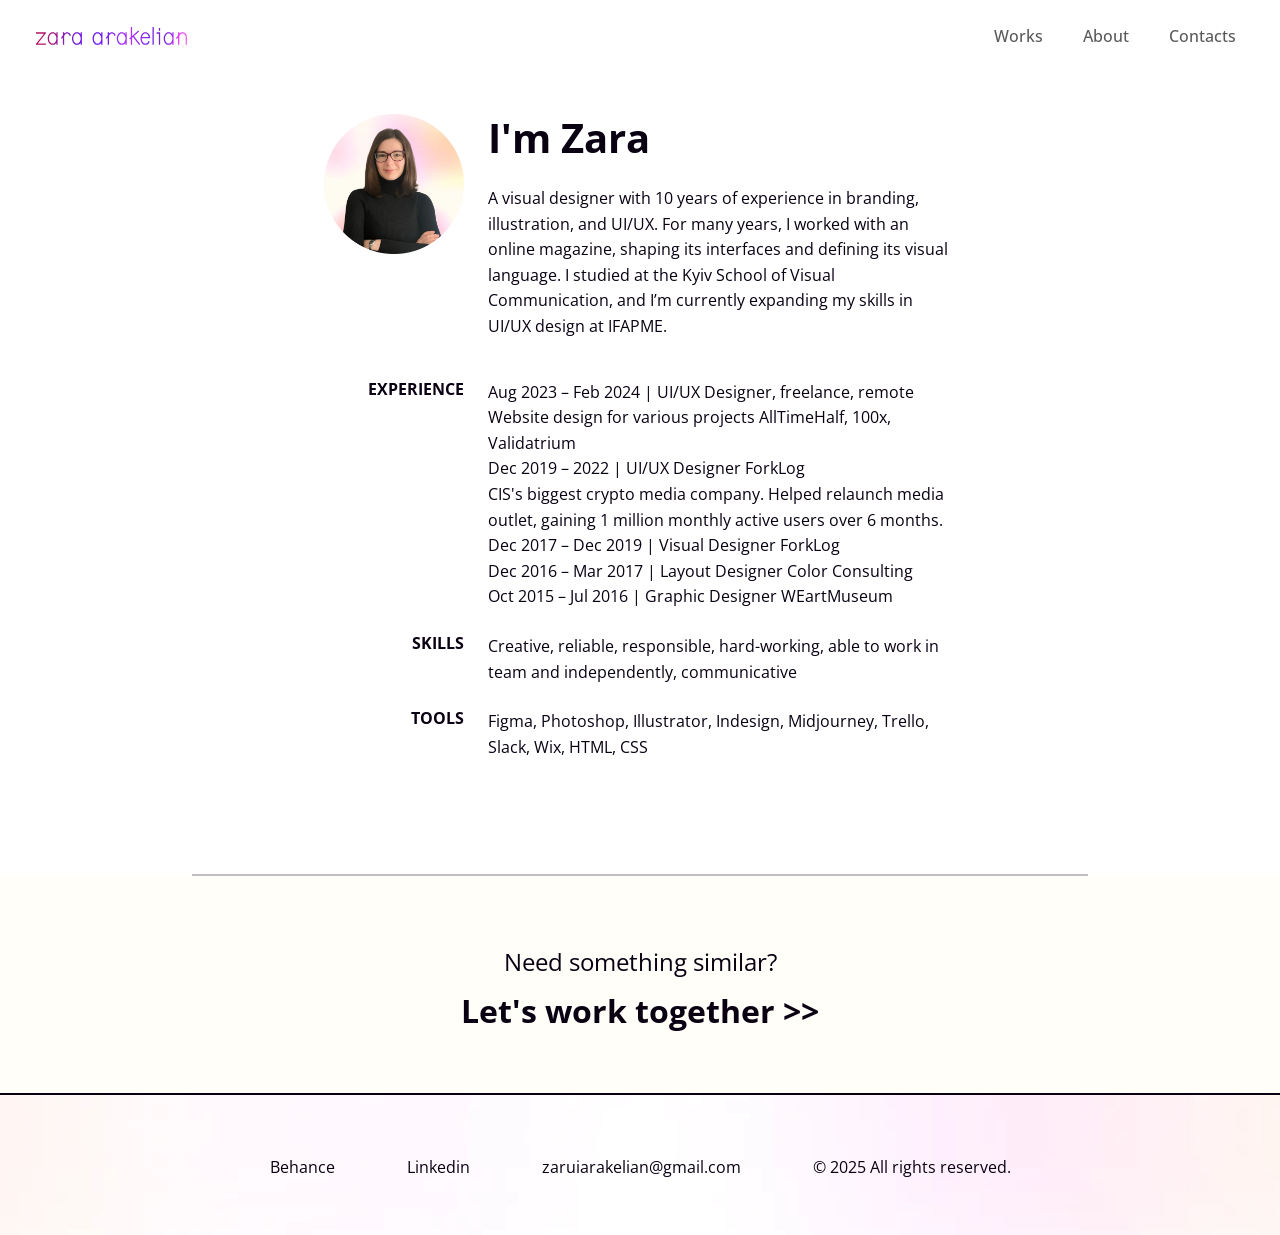
<file: about.html>
<!DOCTYPE html>
<html lang="en">

<head>
    <meta charset="UTF-8">
    <meta name="viewport" content="width=device-width, initial-scale=1.0">
    <title>Zara Arakelian | Portfolio</title>
    <meta name="description"
        content="Portfolio website of Zara Arakelian, UI designer focused on convenient and satisfying user experiences.">
    <link rel="preconnect" href="https://fonts.googleapis.com">
    <link rel="preconnect" href="https://fonts.gstatic.com" crossorigin>
    <link href="https://fonts.googleapis.com/css2?family=Open+Sans:wght@400;600;700;800&display=swap" rel="stylesheet">
    <link href="https://cdn.jsdelivr.net/npm/bootstrap@5.3.3/dist/css/bootstrap.min.css" rel="stylesheet">
    <link rel="stylesheet" href="css/style.css">
    <link rel="icon" type="image/png" href="images/favicon.png">
    <meta property="og:title" content="Zara Arakelian Portfolio">
    <meta property="og:description" content="UI/UX designer portfolio with selected works and case studies.">
    <meta property="og:image" content="https://github.com/zaruiarakelian/Portf-final/blob/main/images/opengraph.png">
    <meta property="og:type" content="website">
    <meta property="og:url" content="https://zaruiarakelian.github.io/Portf-final/index.html">
</head>

<body>
    <header class="site-header">
        <div class="desktop-container">
            <div class="container-fluid">
                <!-- <nav class="desktop-nav" aria-label="Main navigation">
                        <a href="#works">Works</a>
                        <a href="about.html">About</a>
                        <a href="contact.html">Contacts</a>
                    </nav> -->
                <nav class="navbar navbar-expand-lg justify-content-between">
                    <a href="index.html" class="logo">
                        <img src="images/logo_zara_arakelian.svg" alt="Zara Arakelian logo">
                    </a>
                    <button class="navbar-toggler" type="button" data-bs-toggle="collapse" data-bs-target="#navbarNav">
                        <span class="navbar-toggler-icon"></span>
                    </button>
                    <div class="collapse navbar-collapse justify-content-end" id="navbarNav">
                        <ul class="navbar-nav">
                            <li class="nav-item">
                                <a class="nav-link" href="index.html#works">Works</a>
                            </li>
                            <li class="nav-item">
                                <a class="nav-link" href="about.html">About</a>
                            </li>
                            <li class="nav-item">
                                <a class="nav-link" href="contact.html">Contacts</a>
                            </li>
                        </ul>
                    </div>
                </nav>
            </div>
        </div>
    </header>

    <main id="main-content">
        <section class="about-page section-page">
            <div class="container custom-container">
                <div class="row g-4">
                    <div class="col-3">
                        <img src="images/about-zara.webp" class="about-portrait" alt="Portrait de Zara Arakelian" />
                    </div>
                    <div class="col-9">
                            <h1 class="about-title">I'm Zara</h1>

                            <p class="about-intro">
                                A visual designer with 10 years of experience in branding,
                                illustration, and UI/UX. For many years, I worked with an online
                                magazine, shaping its interfaces and defining its visual language.
                                I studied at the Kyiv School of Visual Communication, and I’m
                                currently expanding my skills in UI/UX design at IFAPME.
                            </p>
                    </div>
                </div>
                <div class="row g-4">
                    <div class="col-3">
                            <h2 class="section-kicker">Experience</h2>
                    </div>
                    <div class="col-9">
                            <ul class="info-list list-unstyled mb-0">
                                <li>
                                    Aug 2023 – Feb 2024 | UI/UX Designer, freelance, remote
                                    Website design for various projects AllTimeHalf, 100x, Validatrium
                                </li>
                                <li>
                                    Dec 2019 – 2022 | UI/UX Designer ForkLog<br />
                                    CIS's biggest crypto media company. Helped relaunch media outlet,
                                    gaining 1 million monthly active users over 6 months.
                                </li>
                                <li>Dec 2017 – Dec 2019 | Visual Designer ForkLog</li>
                                <li>Dec 2016 – Mar 2017 | Layout Designer Color Consulting</li>
                                <li>Oct 2015 – Jul 2016 | Graphic Designer WEartMuseum</li>
                            </ul>
                    </div>
                </div>
                <div class="row g-4">
                    <div class="col-3">
                            <h2 class="section-kicker">Skills</h2>
                    </div>
                    <div class="col-9">
                            <p class="about-copy mb-0">
                                Creative, reliable, responsible, hard-working, able to work in team and independently,
                                communicative
                            </p>
                    </div>
                </div>
                <div class="row g-4">
                    <div class="col-3">
                            <h2 class="section-kicker">Tools</h2>
                    </div>
                    <div class="col-9">
                            <p class="about-copy mb-0">
                                Figma, Photoshop, Illustrator, Indesign, Midjourney, Trello, Slack, Wix, HTML, CSS
                            </p>
                    </div>
                </div>
            </div>
            <!-- <div class="container custom-container">
                <div class="row g-4 g-lg-5 align-items-start">
                    <div class="col-12 col-lg-5">
                        <div class="about-photo-wrap">
                            <img src="images/about-zara.png" class="about-portrait" alt="Portrait de Zara Arakelian" />
                        </div>
                    </div>

                    <div class="col-12 col-lg-7">
                        <article class="about-content-block">
                            <h1 class="about-title">I'm Zara</h1>

                            <p class="about-intro">
                                A visual designer with 10 years of experience in branding,
                                illustration, and UI/UX. For many years, I worked with an online
                                magazine, shaping its interfaces and defining its visual language.
                                I studied at the Kyiv School of Visual Communication, and I’m
                                currently expanding my skills in UI/UX design at IFAPME.
                            </p>

                            <p class="about-intro mb-0">
                                I also hold a Master’s degree in Mathematics — which means I have
                                a natural love for structure, clarity, and logical thinking 😉
                            </p>
                        </article>

                        <section class="about-text-section">
                            <h2 class="section-kicker">Experience</h2>
                            <ul class="info-list list-unstyled mb-0">
                                <li>
                                    <strong>Aug 2023 – Feb 2024 | UI/UX Designer, freelance, remote</strong><br />
                                    Website design for various projects AllTimeHalf, 100x, Validatrium
                                </li>
                                <li>
                                    <strong>Dec 2019 – 2022 | UI/UX Designer ForkLog</strong><br />
                                    CIS's biggest crypto media company. Helped relaunch media outlet,
                                    gaining 1 million monthly active users over 6 months.
                                </li>
                                <li><strong>Dec 2017 – Dec 2019 | Visual Designer ForkLog</strong></li>
                                <li><strong>Dec 2016 – Mar 2017 | Layout Designer Color Consulting</strong></li>
                                <li><strong>Oct 2015 – Jul 2016 | Graphic Designer WEartMuseum</strong></li>
                            </ul>
                        </section>

                        <section class="about-text-section">
                            <h2 class="section-kicker">Skills</h2>
                            <p class="about-copy mb-0">
                                Creative, reliable, responsible, hard-working, able to work in team and independently,
                                communicative
                            </p>
                        </section>

                        <section class="about-text-section">
                            <h2 class="section-kicker">Tools</h2>
                            <p class="about-copy mb-0">
                                Figma, Photoshop, Illustrator, Indesign, Midjourney, Trello, Slack, Wix, ChatGPT
                            </p>
                        </section>
                    </div>
                </div>
            </div> -->
        </section>

        <hr />
        <section class="work-cta-section">
            <div class="desktop-container">
                <div class="work-cta-wrap">
                    <p class="work-cta-subtitle">Need something similar?</p>
                    <a href="contact.html" class="work-cta-link">Let's work together &gt;&gt;</a>
                </div>
            </div>
        </section>
    </main>

    <footer class="site-footer">
        <div class="footer-container">
            <div class="footer-links">
                <a href="https://www.behance.net/zaruiarakelian">Behance</a>
                <a href="https://www.linkedin.com/in/zarui-arakelian/">Linkedin</a>
                <a href="mailto:zaruiarakelian@gmail.com">zaruiarakelian@gmail.com</a>
                <p class="copyright">© 2025 All rights reserved.</p>
            </div>
        </div>
    </footer>

</body>
<script src="https://cdn.jsdelivr.net/npm/bootstrap@5.3.3/dist/js/bootstrap.bundle.min.js">
    </script>

</html>
</file>
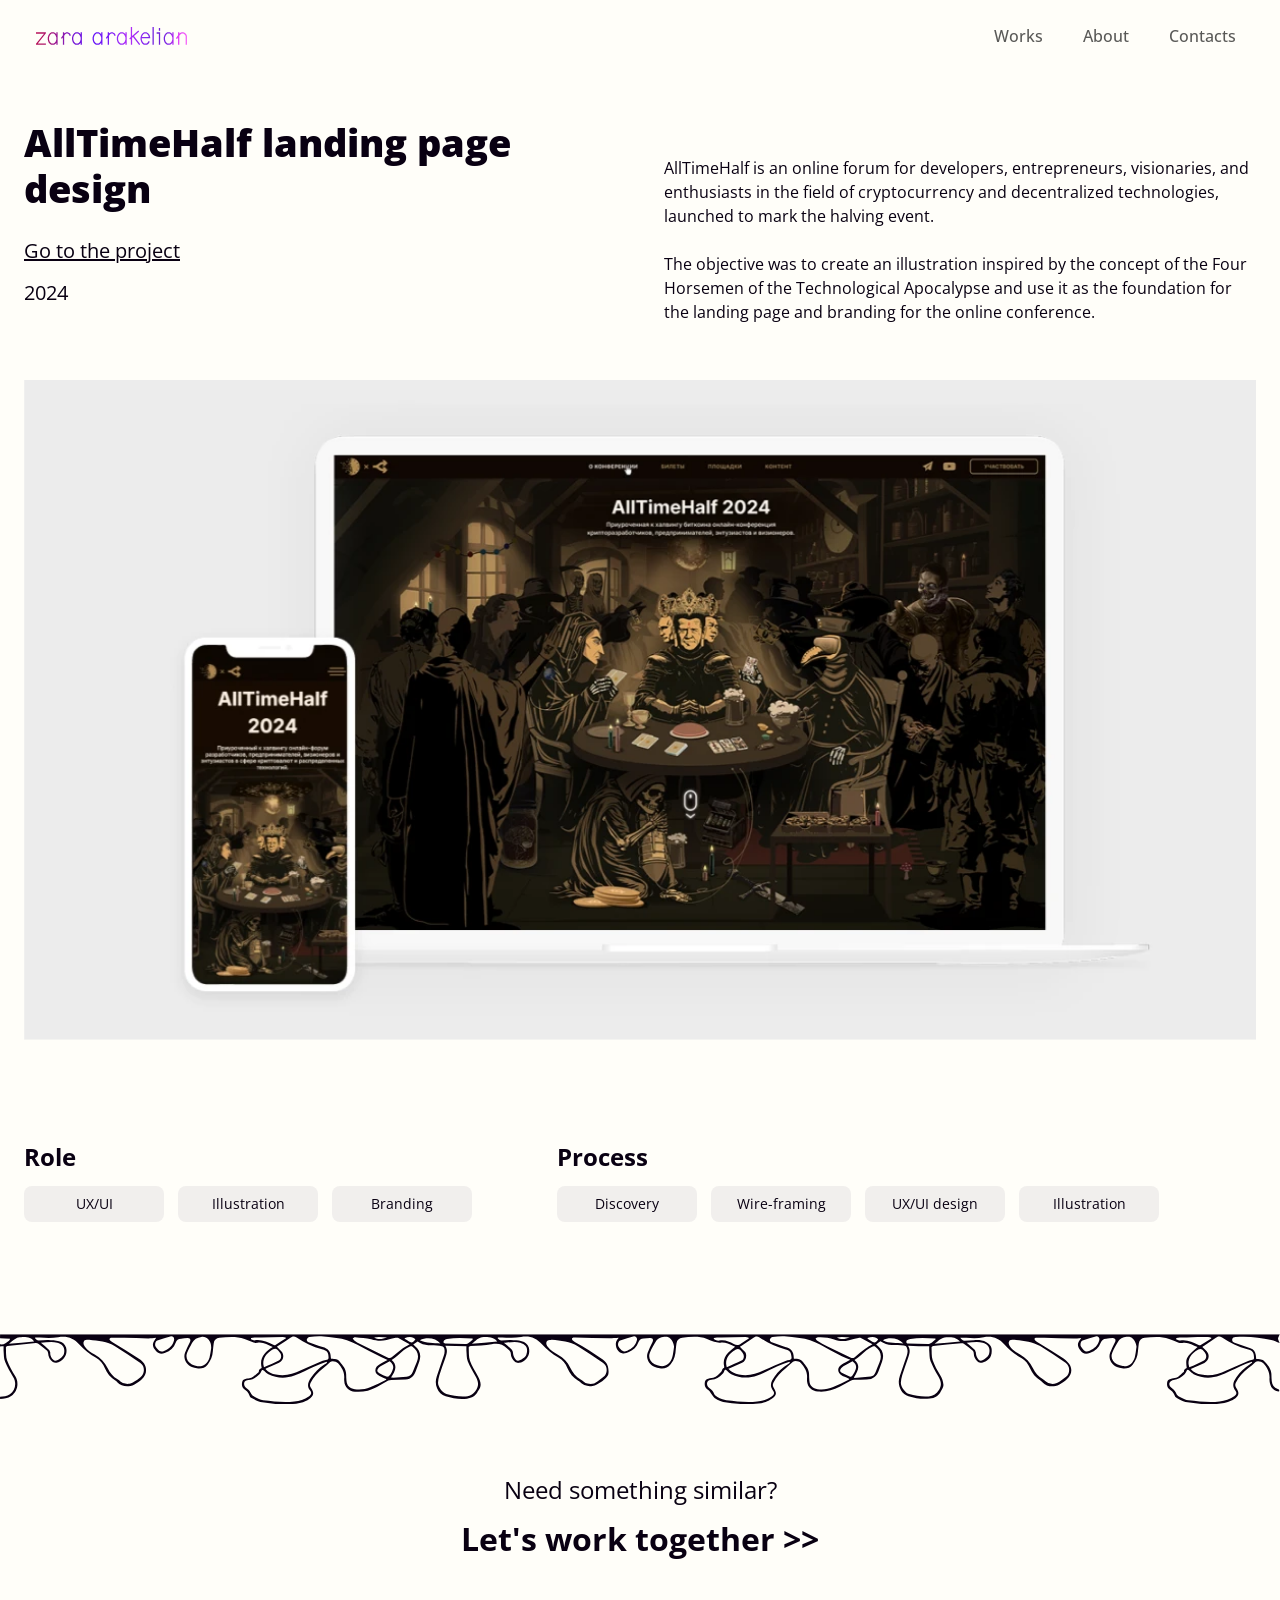
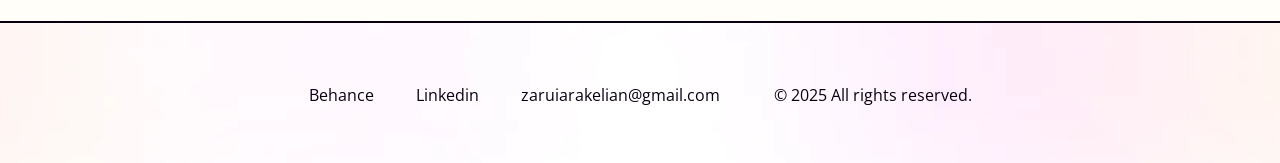
<file: AllTimeHalf.html>
<!DOCTYPE html>
<html lang="en">

<head>
    <meta charset="UTF-8">
    <meta name="viewport" content="width=device-width, initial-scale=1.0">
    <title>Zara Arakelian | Portfolio</title>
    <meta name="description"
        content="Portfolio website of Zara Arakelian, UI designer focused on convenient and satisfying user experiences.">
    <link rel="preconnect" href="https://fonts.googleapis.com">
    <link rel="preconnect" href="https://fonts.gstatic.com" crossorigin>
    <link href="https://fonts.googleapis.com/css2?family=Open+Sans:wght@400;600;700;800&display=swap" rel="stylesheet">
    <link href="https://cdn.jsdelivr.net/npm/bootstrap@5.3.3/dist/css/bootstrap.min.css" rel="stylesheet">
    <link rel="stylesheet" href="css/style.css">
    <link rel="icon" type="image/png" href="images/favicon.png">
    <meta property="og:title" content="Zara Arakelian Portfolio">
    <meta property="og:description" content="UI/UX designer portfolio with selected works and case studies.">
    <meta property="og:image" content="https://github.com/zaruiarakelian/Portf-final/blob/main/images/opengraph.png">
    <meta property="og:type" content="website">
    <meta property="og:url" content="https://zaruiarakelian.github.io/Portf-final/index.html">
</head>

<body>
    <header class="site-header">
        <div class="desktop-container">
            <div class="container-fluid">
                <!-- <nav class="desktop-nav" aria-label="Main navigation">
                        <a href="#works">Works</a>
                        <a href="about.html">About</a>
                        <a href="contact.html">Contacts</a>
                    </nav> -->
                <nav class="navbar navbar-expand-lg justify-content-between">
                    <a href="index.html" class="logo">
                        <img src="images/logo_zara_arakelian.svg" alt="Zara Arakelian logo">
                    </a>
                    <button class="navbar-toggler" type="button" data-bs-toggle="collapse" data-bs-target="#navbarNav">
                        <span class="navbar-toggler-icon"></span>
                    </button>
                    <div class="collapse navbar-collapse justify-content-end" id="navbarNav">
                        <ul class="navbar-nav">
                            <li class="nav-item">
                                <a class="nav-link" href="index.html#works">Works</a>
                            </li>
                            <li class="nav-item">
                                <a class="nav-link" href="about.html">About</a>
                            </li>
                            <li class="nav-item">
                                <a class="nav-link" href="contact.html">Contacts</a>
                            </li>
                        </ul>
                    </div>
                </nav>
            </div>
        </div>
    </header>

    <main class="work-page">
        <section class="work-hero">
            <div class="desktop-container">
                <div class="container px-0">
                    <div class="row g-4 g-xl-5 align-items-start">
                        <div class="col-12 col-lg-6">
                            <div class="work-heading-block">
                                <h1 class="work-title">AllTimeHalf landing page design</h1>
                                <a class="work-project-link" href="https://forklog.com/alltimehalf2024/" target="_blank"
                                    rel="noopener noreferrer">
                                    Go to the project
                                </a>
                                <p class="work-year">2024</p>
                            </div>
                        </div>

                        <div class="col-12 col-lg-6">
                            <div class="work-description-block">
                                <br>
                                    AllTimeHalf is an online forum for developers, entrepreneurs, visionaries, and
                                    enthusiasts in the field of cryptocurrency and decentralized technologies, launched
                                    to mark the halving event.</br> </br>The objective was to create an illustration inspired by
                                    the concept of the Four Horsemen of the Technological Apocalypse and use it as the
                                    foundation for the landing page and branding for the online conference.
                                </p>
                            </div>
                        </div>
                    </div>

                    <div class="work-cover-block">
                        <img src="images/alltimehalf-case-cover.webp"
                            alt="Forklog media resource redesign case study preview" class="work-cover-image">
                    </div>

                    <div class="work-meta-block row g-4 g-lg-5">
                        <div class="col-12 col-lg-5">
                            <div class="tag-group">
                                <h2 class="tag-title">Role</h2>
                                <div class="tag-list">
                                    <span class="tag-pill">UX/UI</span>
                                    <span class="tag-pill">Illustration</span>
                                    <span class="tag-pill">Branding</span>
                                </div>
                            </div>
                        </div>

                        <div class="col-12 col-lg-7">
                            <div class="tag-group">
                                <h2 class="tag-title">Process</h2>
                                <div class="tag-list">
                                    <span class="tag-pill">Discovery</span>
                                    <span class="tag-pill">Wire-framing</span>
                                    <span class="tag-pill">UX/UI design</span>
                                    <span class="tag-pill">Illustration</span>
                                </div>
                            </div>
                        </div>
                    </div>
                </div>
            </div>
        </section>

        <section class="work-divider-line" aria-hidden="true">
            <img src="images/line-art.svg" alt="">
        </section>

        <section class="work-cta-section">
            <div class="desktop-container">
                <div class="work-cta-wrap">
                    <p class="work-cta-subtitle">Need something similar?</p>
                    <a href="contact.html" class="work-cta-link">Let's work together &gt;&gt;</a>
                </div>
            </div>
        </section>
    </main>

    <footer class="site-footer">
        <div class="footer-container">
            <div class="footer-links footer-links-work">
                <a href="https://www.behance.net/zaruiarakelian" target="_blank" rel="noopener noreferrer">Behance</a>
                <a href="https://www.linkedin.com/" target="_blank" rel="noopener noreferrer">Linkedin</a>
                <a href="mailto:zaruiarakelian@gmail.com">zaruiarakelian@gmail.com</a>
                <p class="copyright">© 2025 All rights reserved.</p>
            </div>
        </div>
    </footer>

    <script src="https://cdn.jsdelivr.net/npm/bootstrap@5.3.3/dist/js/bootstrap.bundle.min.js"></script>
</body>

</html>
</file>
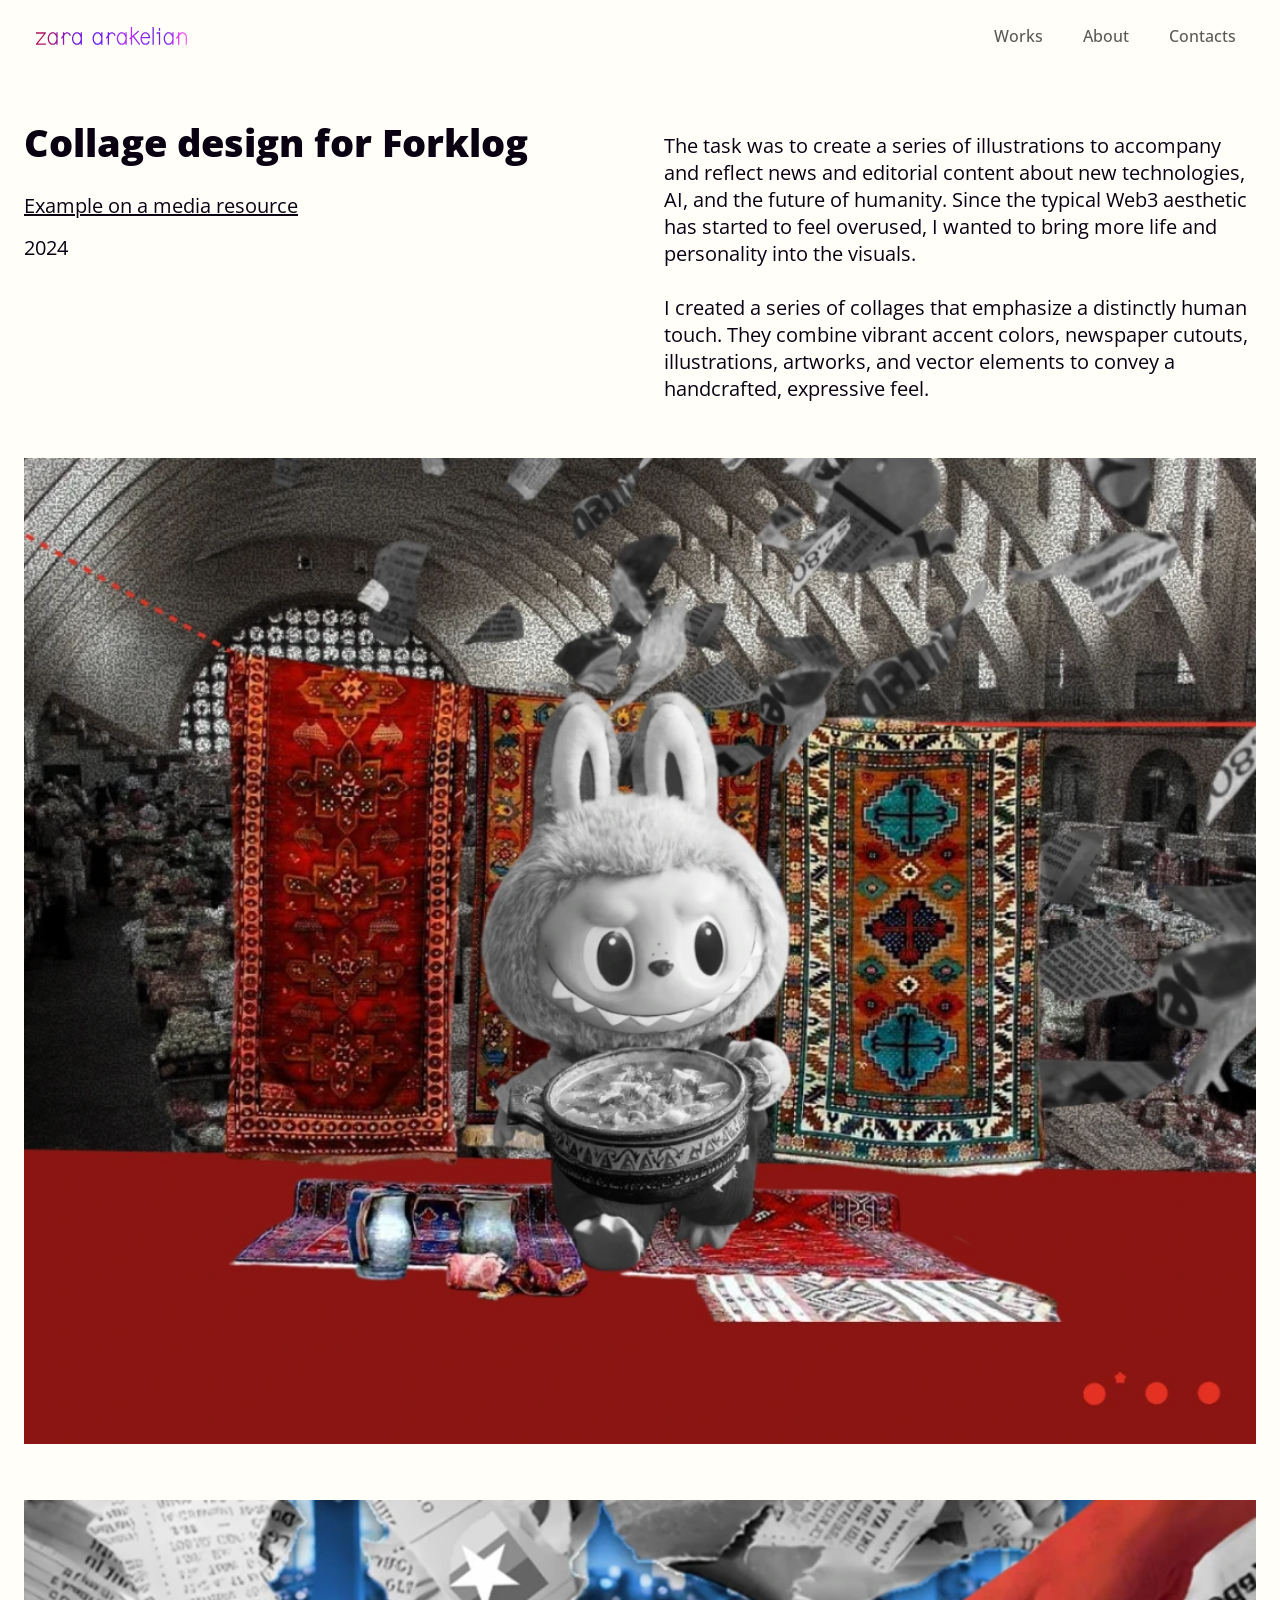
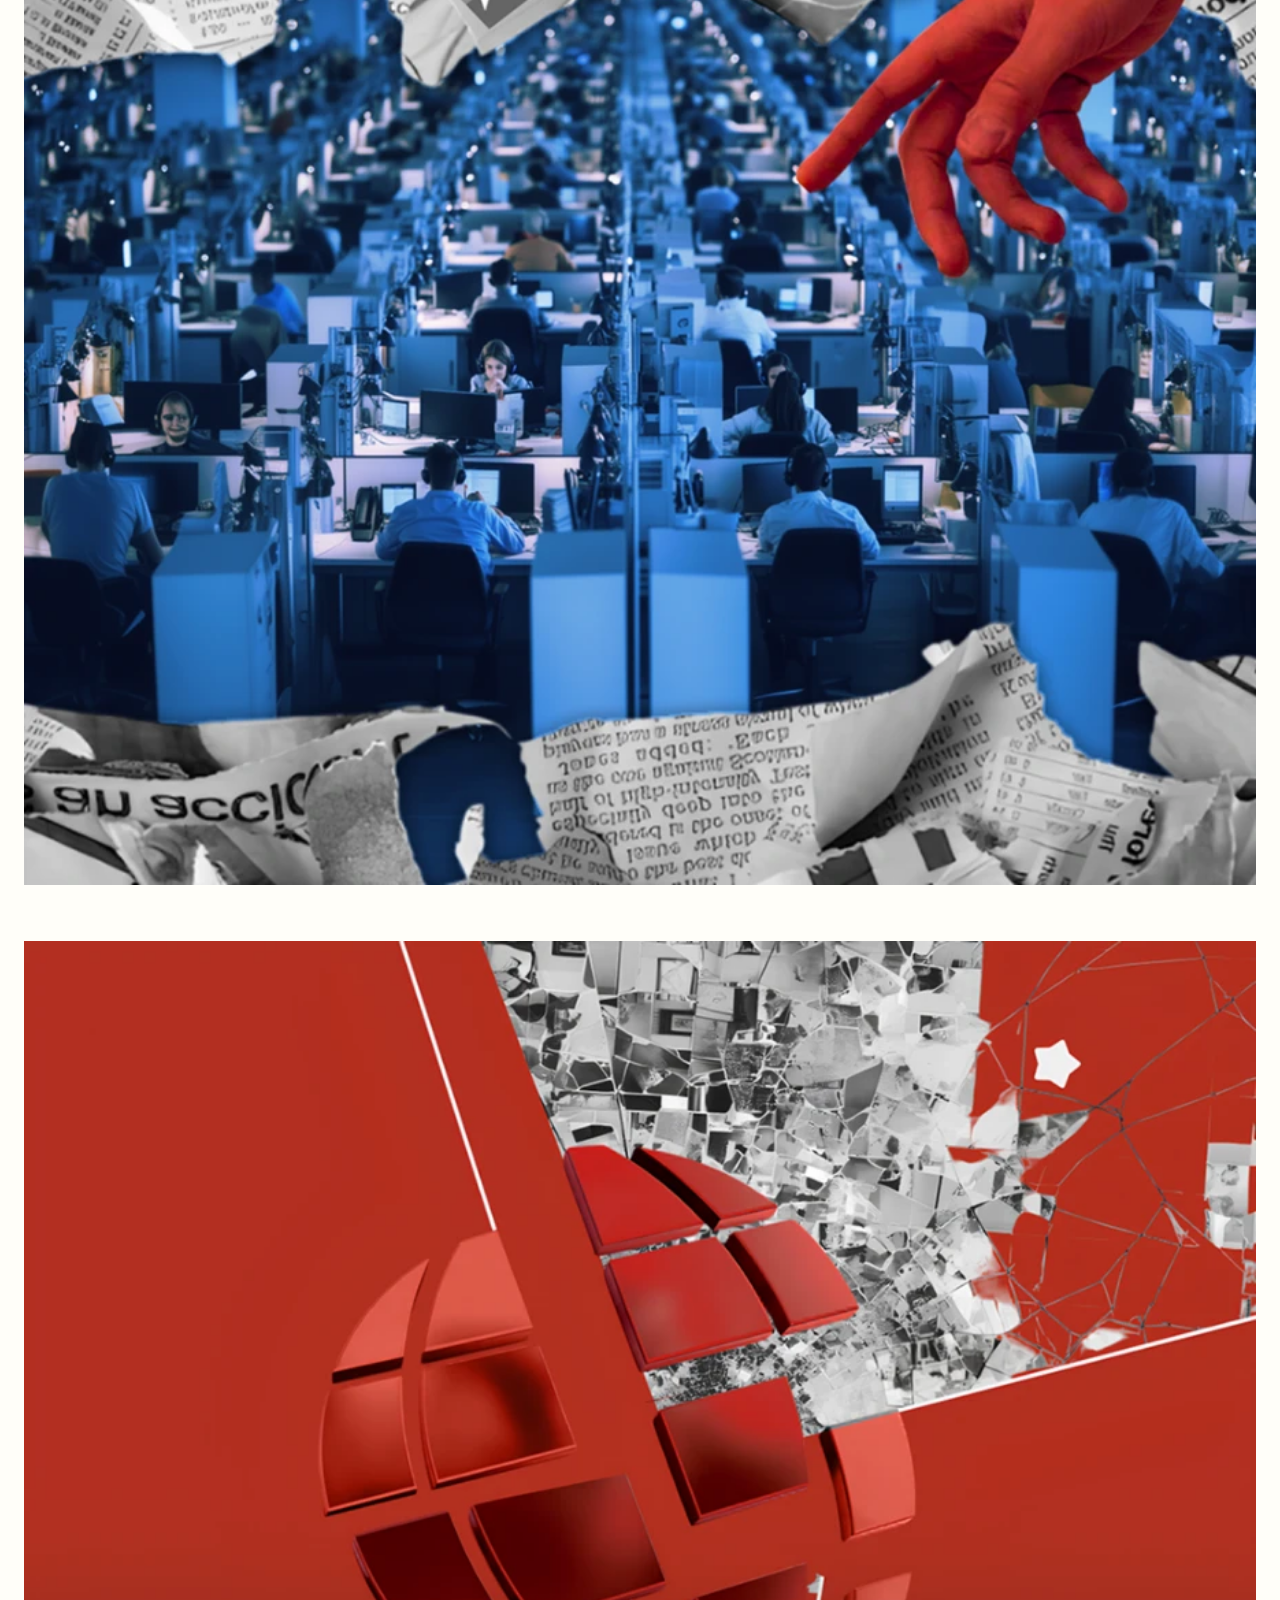
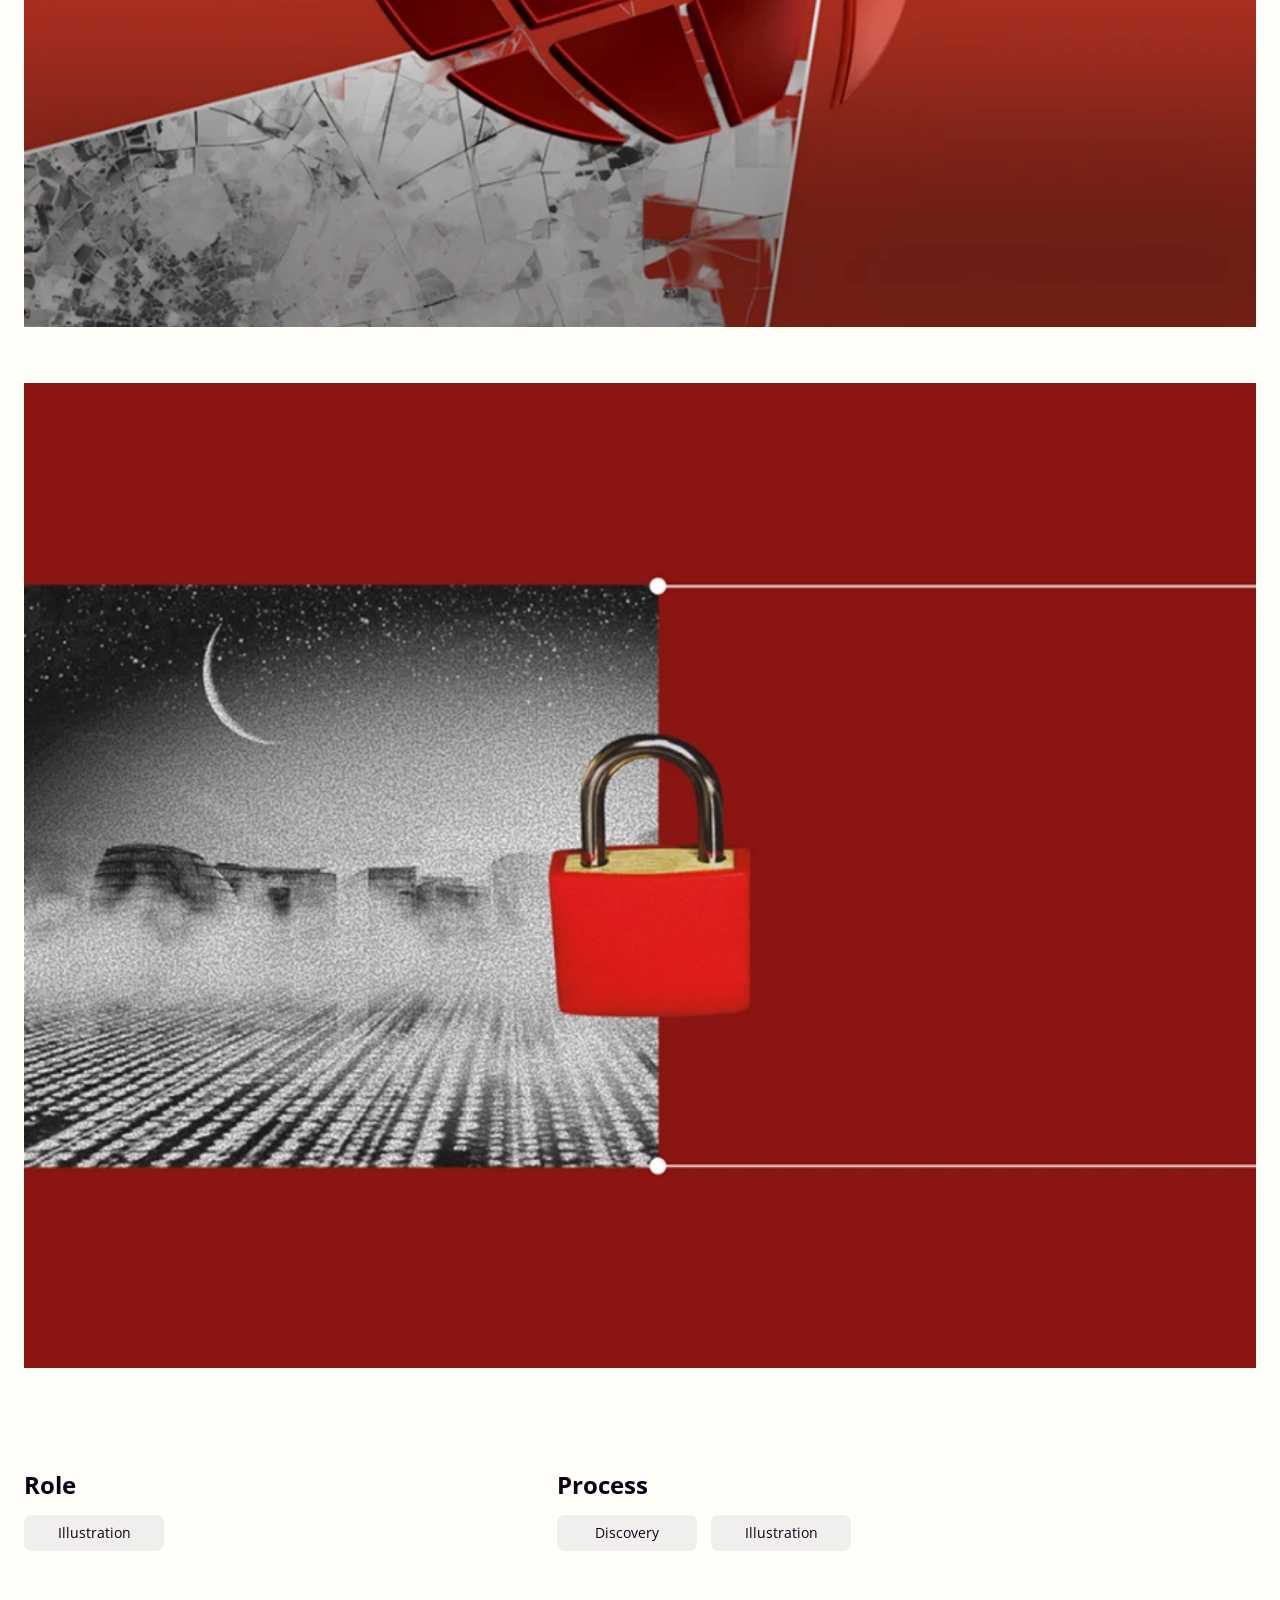
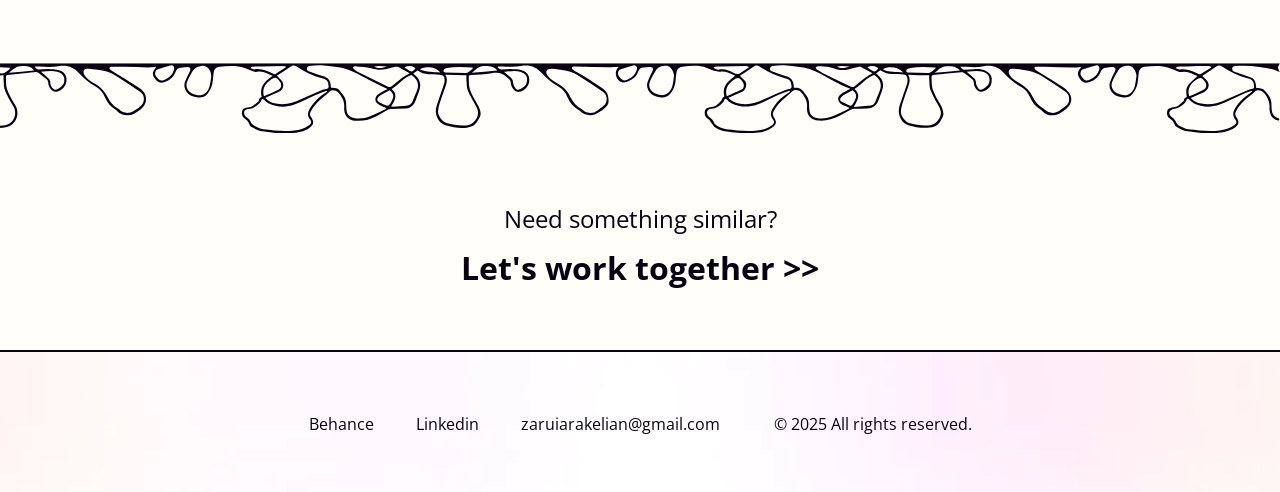
<file: Collage.html>
<!DOCTYPE html>
<html lang="en">

<head>
    <meta charset="UTF-8">
    <meta name="viewport" content="width=device-width, initial-scale=1.0">
    <title>Zara Arakelian | Portfolio</title>
    <meta name="description"
        content="Portfolio website of Zara Arakelian, UI designer focused on convenient and satisfying user experiences.">
    <link rel="preconnect" href="https://fonts.googleapis.com">
    <link rel="preconnect" href="https://fonts.gstatic.com" crossorigin>
    <link href="https://fonts.googleapis.com/css2?family=Open+Sans:wght@400;600;700;800&display=swap" rel="stylesheet">
    <link href="https://cdn.jsdelivr.net/npm/bootstrap@5.3.3/dist/css/bootstrap.min.css" rel="stylesheet">
    <link rel="stylesheet" href="css/style.css">
    <link rel="icon" type="image/png" href="images/favicon.png">
    <meta property="og:title" content="Zara Arakelian Portfolio">
    <meta property="og:description" content="UI/UX designer portfolio with selected works and case studies.">
    <meta property="og:image" content="https://github.com/zaruiarakelian/Portf-final/blob/main/images/opengraph.png">
    <meta property="og:type" content="website">
    <meta property="og:url" content="https://zaruiarakelian.github.io/Portf-final/index.html">
</head>

<body>
    <header class="site-header">
        <div class="desktop-container">
            <div class="container-fluid">
                <!-- <nav class="desktop-nav" aria-label="Main navigation">
                        <a href="#works">Works</a>
                        <a href="about.html">About</a>
                        <a href="contact.html">Contacts</a>
                    </nav> -->
                <nav class="navbar navbar-expand-lg justify-content-between">
                    <a href="index.html" class="logo">
                        <img src="images/logo_zara_arakelian.svg" alt="Zara Arakelian logo">
                    </a>
                    <button class="navbar-toggler" type="button" data-bs-toggle="collapse" data-bs-target="#navbarNav">
                        <span class="navbar-toggler-icon"></span>
                    </button>
                    <div class="collapse navbar-collapse justify-content-end" id="navbarNav">
                        <ul class="navbar-nav">
                            <li class="nav-item">
                                <a class="nav-link" href="index.html#works">Works</a>
                            </li>
                            <li class="nav-item">
                                <a class="nav-link" href="about.html">About</a>
                            </li>
                            <li class="nav-item">
                                <a class="nav-link" href="contact.html">Contacts</a>
                            </li>
                        </ul>
                    </div>
                </nav>
            </div>
        </div>
    </header>

    <main class="work-page">
        <section class="work-hero">
            <div class="desktop-container">
                <div class="container px-0">
                    <div class="row g-4 g-xl-5 align-items-start">
                        <div class="col-12 col-lg-6">
                            <div class="work-heading-block">
                                <h1 class="work-title">Collage design for Forklog</h1>
                                <a class="work-project-link" href="https://forklog.com/en/the-science-of-manipulation/"
                                    target="_blank" rel="noopener noreferrer">
                                    Example on a media resource
                                </a>
                                <p class="work-year">2024</p>
                            </div>
                        </div>

                        <div class="col-12 col-lg-6">
                            <div class="work-description-block">
                                <p>
                                    The task was to create a series of illustrations to accompany and reflect news and
                                    editorial content about new technologies, AI, and the future of humanity. Since the
                                    typical Web3 aesthetic has started to feel overused, I wanted to bring more life and
                                    personality into the visuals.
                                    <br><br>
                                    I created a series of collages that emphasize a distinctly human touch. They combine
                                    vibrant accent colors, newspaper cutouts, illustrations, artworks, and vector
                                    elements to convey a handcrafted, expressive feel.
                                </p>
                            </div>
                        </div>
                    </div>

                    <div class="work-cover-block">
                        <img src="images/labubu.webp" alt="Forklog media resource redesign case study preview"
                            class="work-cover-image">
                    </div>
                    <div class="work-cover-block">
                        <img src="images/Myanmar_scam_call_centers.webp" alt="Myanmar scam call centers"
                            class="work-cover-image">
                    </div>

                    <div class="work-cover-block">
                        <img src="images/internet.webp" alt="Forklog media resource redesign case study preview"
                            class="work-cover-image">
                    </div>
                    <div class="work-cover-block">
                        <img src="images/cryptocurrency-security.webp" alt="cryptocurrency security"
                            class="work-cover-image">
                    </div>
                    <!-- <div class="work-cover-block">
                        <img src="images/internet.png" alt="Forklog media resource redesign case study preview"
                            class="work-cover-image">
                    </div>
                    <div class="work-cover-block">
                        <img src="images/internet.png" alt="Forklog media resource redesign case study preview"
                            class="work-cover-image">
                    </div>

                    <div class="work-cover-block">
                        <img src="images/internet.png" alt="Forklog media resource redesign case study preview"
                            class="work-cover-image">
                    </div> -->




                    <div class="work-meta-block row g-4 g-lg-5">
                        <div class="col-12 col-lg-5">
                            <div class="tag-group">
                                <h2 class="tag-title">Role</h2>
                                <div class="tag-list">
                                    <span class="tag-pill">Illustration</span>
                                </div>
                            </div>
                        </div>

                        <div class="col-12 col-lg-7">
                            <div class="tag-group">
                                <h2 class="tag-title">Process</h2>
                                <div class="tag-list">
                                    <span class="tag-pill">Discovery</span>
                                    <span class="tag-pill">Illustration</span>
                                </div>
                            </div>
                        </div>
                    </div>
                </div>
            </div>
        </section>

        <section class="work-divider-line" aria-hidden="true">
            <img src="images/line-art.svg" alt="">
        </section>

        <section class="work-cta-section">
            <div class="desktop-container">
                <div class="work-cta-wrap">
                    <p class="work-cta-subtitle">Need something similar?</p>
                    <a href="contact.html" class="work-cta-link">Let's work together &gt;&gt;</a>
                </div>
            </div>
        </section>
    </main>

    <footer class="site-footer">
        <div class="footer-container">
            <div class="footer-links footer-links-work">
                <a href="https://www.behance.net/zaruiarakelian" target="_blank" rel="noopener noreferrer">Behance</a>
                <a href="https://www.linkedin.com/" target="_blank" rel="noopener noreferrer">Linkedin</a>
                <a href="mailto:zaruiarakelian@gmail.com">zaruiarakelian@gmail.com</a>
                <p class="copyright">© 2025 All rights reserved.</p>
            </div>
        </div>
    </footer>

    <script src="https://cdn.jsdelivr.net/npm/bootstrap@5.3.3/dist/js/bootstrap.bundle.min.js"></script>
</body>

</html>
</file>
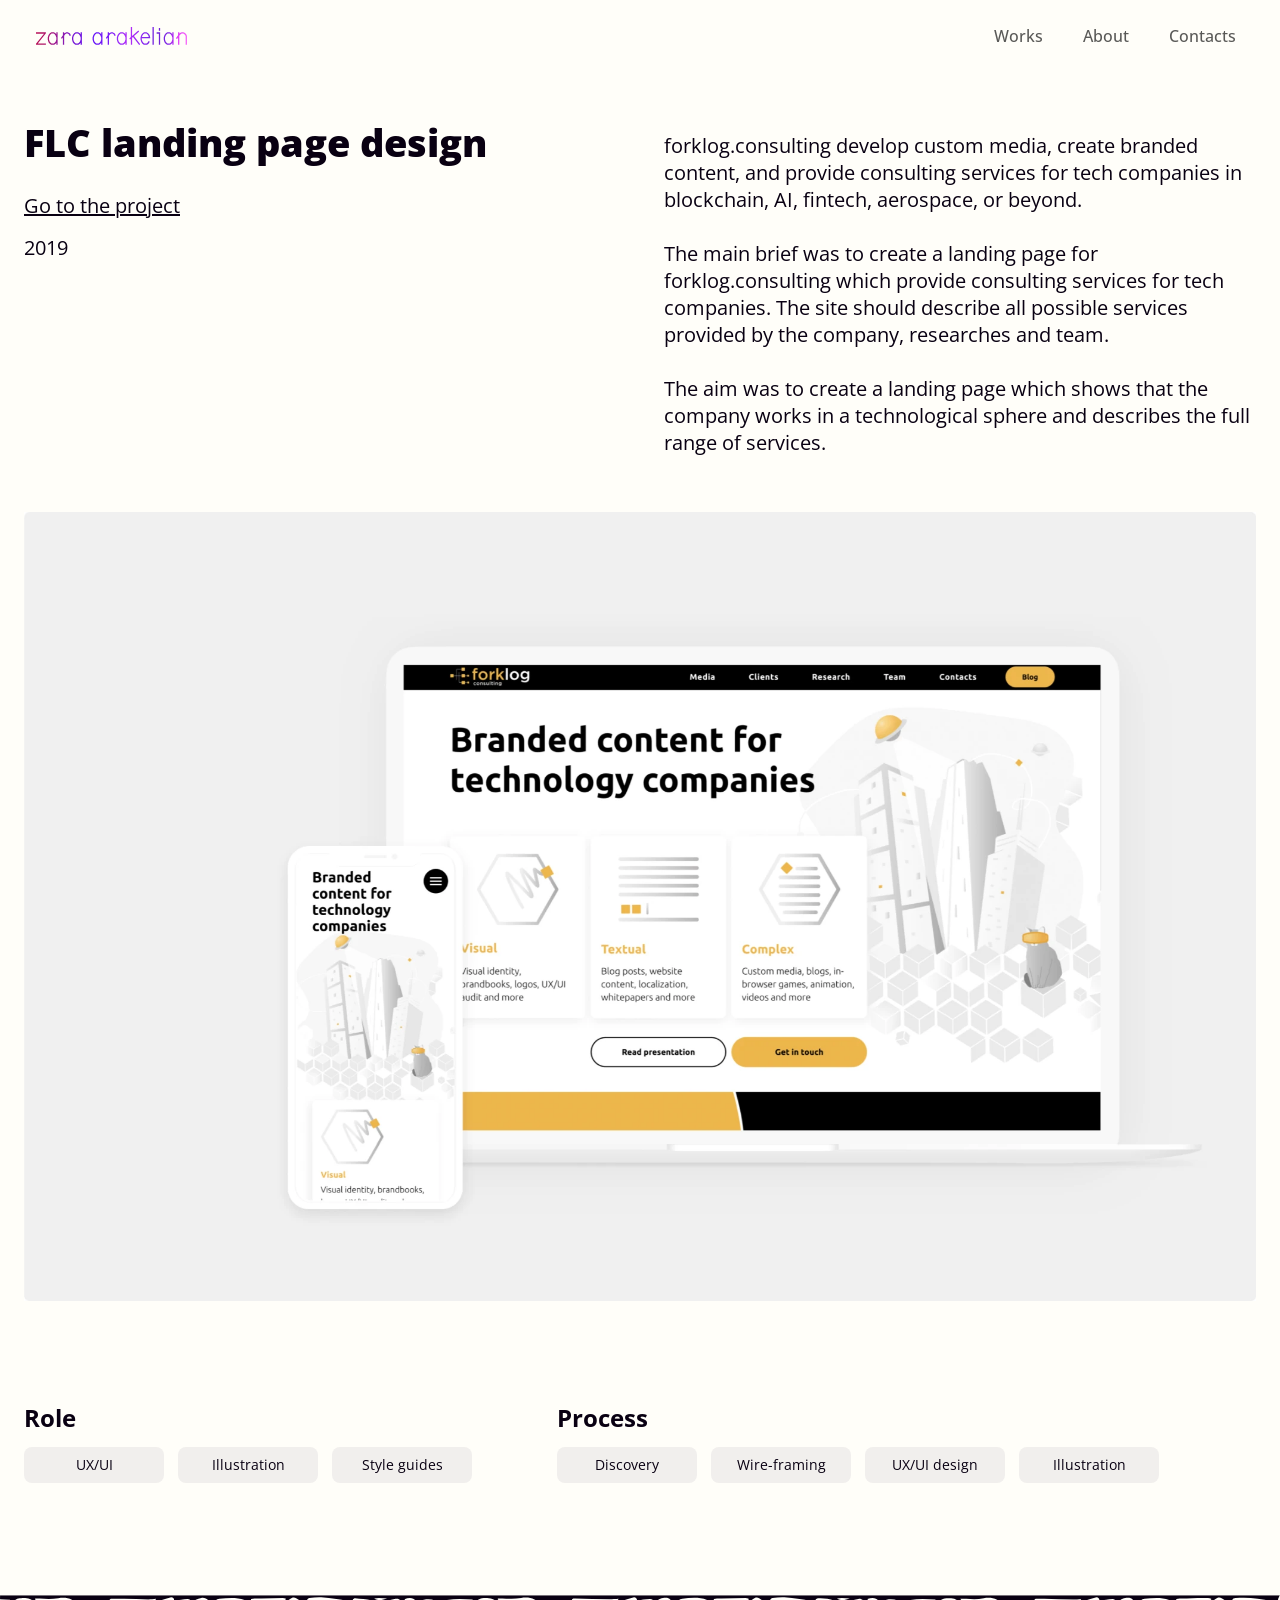
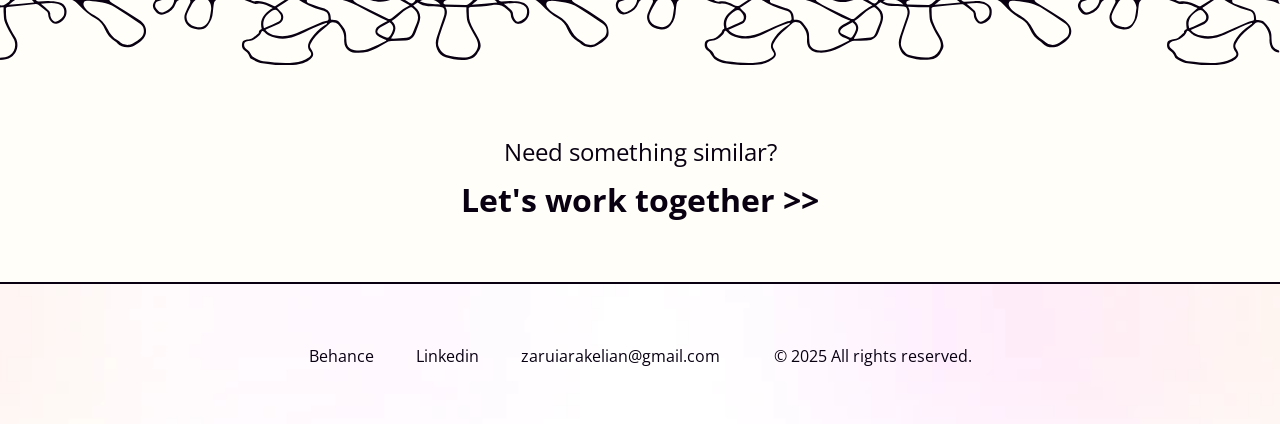
<file: FLC.html>
<!DOCTYPE html>
<html lang="en">

<head>
    <meta charset="UTF-8">
    <meta name="viewport" content="width=device-width, initial-scale=1.0">
    <title>Zara Arakelian | Portfolio</title>
    <meta name="description"
        content="Portfolio website of Zara Arakelian, UI designer focused on convenient and satisfying user experiences.">
    <link rel="preconnect" href="https://fonts.googleapis.com">
    <link rel="preconnect" href="https://fonts.gstatic.com" crossorigin>
    <link href="https://fonts.googleapis.com/css2?family=Open+Sans:wght@400;600;700;800&display=swap" rel="stylesheet">
    <link href="https://cdn.jsdelivr.net/npm/bootstrap@5.3.3/dist/css/bootstrap.min.css" rel="stylesheet">
    <link rel="stylesheet" href="css/style.css">
    <link rel="icon" type="image/png" href="images/favicon.png">
    <meta property="og:title" content="Zara Arakelian Portfolio">
    <meta property="og:description" content="UI/UX designer portfolio with selected works and case studies.">
    <meta property="og:image" content="https://github.com/zaruiarakelian/Portf-final/blob/main/images/opengraph.png">
    <meta property="og:type" content="website">
    <meta property="og:url" content="https://zaruiarakelian.github.io/Portf-final/index.html">
</head>
<body>
    <header class="site-header">
        <div class="desktop-container">
            <div class="container-fluid">
                <!-- <nav class="desktop-nav" aria-label="Main navigation">
                        <a href="#works">Works</a>
                        <a href="about.html">About</a>
                        <a href="contact.html">Contacts</a>
                    </nav> -->
                <nav class="navbar navbar-expand-lg justify-content-between">
                    <a href="index.html" class="logo">
                        <img src="images/logo_zara_arakelian.svg" alt="Zara Arakelian logo">
                    </a>
                    <button class="navbar-toggler" type="button" data-bs-toggle="collapse" data-bs-target="#navbarNav">
                        <span class="navbar-toggler-icon"></span>
                    </button>
                    <div class="collapse navbar-collapse justify-content-end" id="navbarNav">
                        <ul class="navbar-nav">
                            <li class="nav-item">
                                <a class="nav-link" href="index.html#works">Works</a>
                            </li>
                            <li class="nav-item">
                                <a class="nav-link" href="about.html">About</a>
                            </li>
                            <li class="nav-item">
                                <a class="nav-link" href="contact.html">Contacts</a>
                            </li>
                        </ul>
                    </div>
                </nav>
            </div>
        </div>
    </header>

    <main class="work-page">
        <section class="work-hero">
            <div class="desktop-container">
                <div class="container px-0">
                    <div class="row g-4 g-xl-5 align-items-start">
                        <div class="col-12 col-lg-6">
                            <div class="work-heading-block">
                                <h1 class="work-title">FLC landing page design</h1>
                                <a class="work-project-link" href="https://forklog.com/sp/ASIC-in-blockchain/"
                                    target="_blank" rel="noopener noreferrer">
                                    Go to the project
                                </a>
                                <p class="work-year">2019</p>
                            </div>
                        </div>

                        <div class="col-12 col-lg-6">
                            <div class="work-description-block">
                                <p>
                                    forklog.consulting develop custom media, create branded content, and provide
                                    consulting services for tech companies in blockchain, AI, fintech, aerospace, or
                                    beyond.<br><br>

                                    The main brief was to create a landing page for forklog.consulting which provide
                                    consulting services for tech companies. The site should describe all possible
                                    services provided by the company, researches and team.<br><br>

                                    The aim was to create a landing page which shows that the company works in a
                                    technological sphere and describes the full range of services.
                                </p>
                            </div>
                        </div>
                    </div>

                    <div class="work-cover-block">
                        <img src="images/cover_FC2.webp"
                            alt="Forklog media resource redesign case study preview" class="work-cover-image">
                    </div>

                    <div class="work-meta-block row g-4 g-lg-5">
                        <div class="col-12 col-lg-5">
                            <div class="tag-group">
                                <h2 class="tag-title">Role</h2>
                                <div class="tag-list">
                                    <span class="tag-pill">UX/UI</span>
                                    <span class="tag-pill">Illustration</span>
                                    <span class="tag-pill">Style guides</span>
                                </div>
                            </div>
                        </div>

                        <div class="col-12 col-lg-7">
                            <div class="tag-group">
                                <h2 class="tag-title">Process</h2>
                                <div class="tag-list">
                                    <span class="tag-pill">Discovery</span>
                                    <span class="tag-pill">Wire-framing</span>
                                    <span class="tag-pill">UX/UI design</span>
                                    <span class="tag-pill">Illustration</span>
                                </div>
                            </div>
                        </div>
                    </div>
                </div>
            </div>
        </section>

        <section class="work-divider-line" aria-hidden="true">
            <img src="images/line-art.svg" alt="">
        </section>

        <section class="work-cta-section">
            <div class="desktop-container">
                <div class="work-cta-wrap">
                    <p class="work-cta-subtitle">Need something similar?</p>
                    <a href="contact.html" class="work-cta-link">Let's work together &gt;&gt;</a>
                </div>
            </div>
        </section>
    </main>

    <footer class="site-footer">
        <div class="footer-container">
            <div class="footer-links footer-links-work">
                <a href="https://www.behance.net/zaruiarakelian" target="_blank" rel="noopener noreferrer">Behance</a>
                <a href="https://www.linkedin.com/" target="_blank" rel="noopener noreferrer">Linkedin</a>
                <a href="mailto:zaruiarakelian@gmail.com">zaruiarakelian@gmail.com</a>
                <p class="copyright">© 2025 All rights reserved.</p>
            </div>
        </div>
    </footer>

    <script src="https://cdn.jsdelivr.net/npm/bootstrap@5.3.3/dist/js/bootstrap.bundle.min.js"></script>
</body>

</html>
</file>
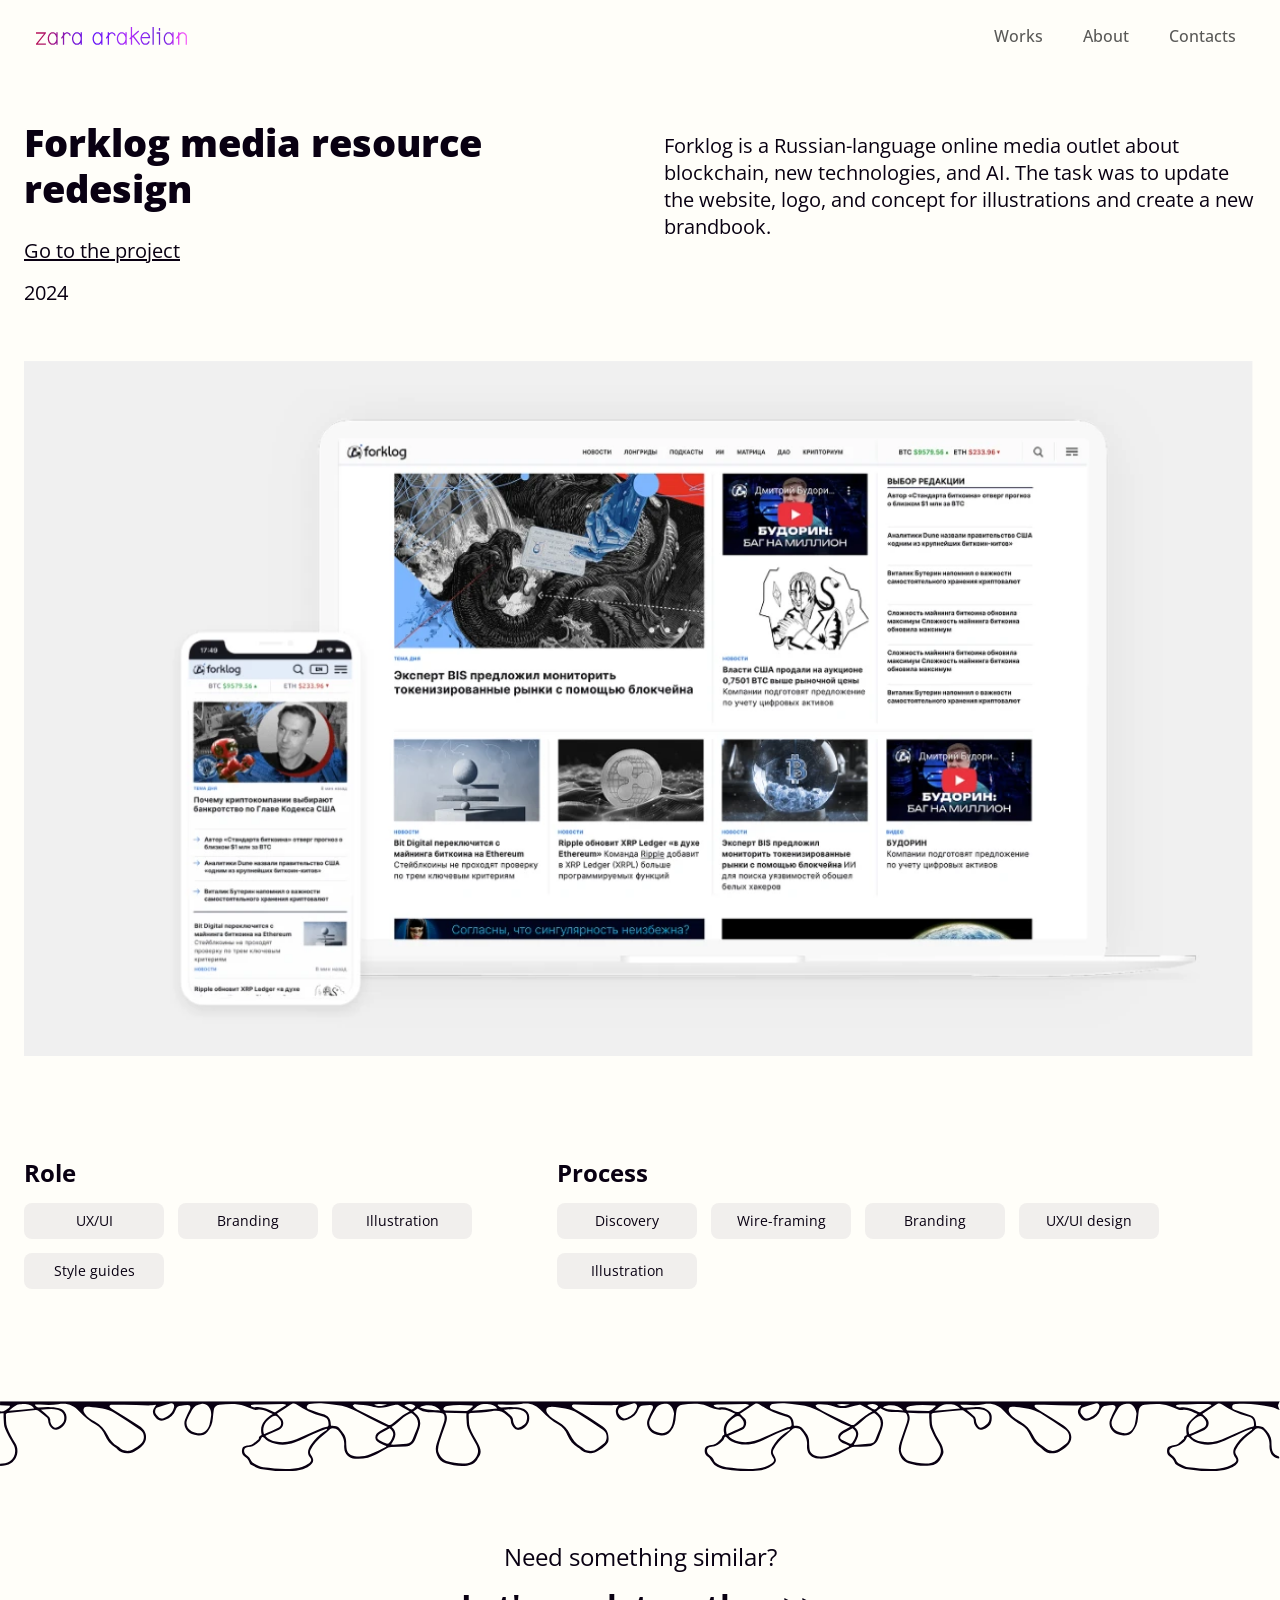
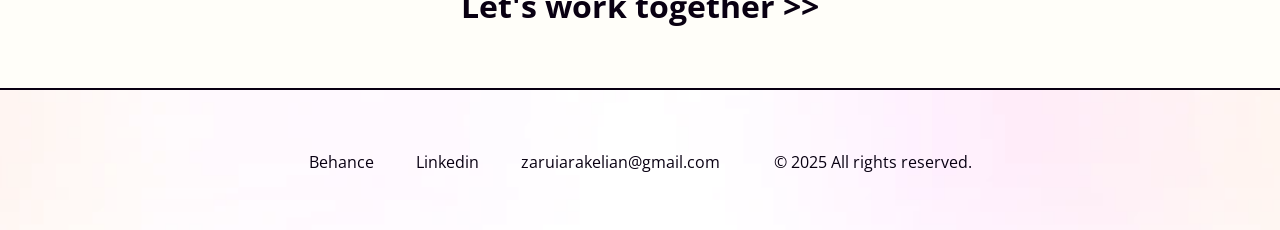
<file: forklog.html>
<!DOCTYPE html>
<html lang="en">

<head>
    <meta charset="UTF-8">
    <meta name="viewport" content="width=device-width, initial-scale=1.0">
    <title>Zara Arakelian | Portfolio</title>
    <meta name="description"
        content="Portfolio website of Zara Arakelian, UI designer focused on convenient and satisfying user experiences.">
    <link rel="preconnect" href="https://fonts.googleapis.com">
    <link rel="preconnect" href="https://fonts.gstatic.com" crossorigin>
    <link href="https://fonts.googleapis.com/css2?family=Open+Sans:wght@400;600;700;800&display=swap" rel="stylesheet">
    <link href="https://cdn.jsdelivr.net/npm/bootstrap@5.3.3/dist/css/bootstrap.min.css" rel="stylesheet">
    <link rel="stylesheet" href="css/style.css">
    <link rel="icon" type="image/png" href="images/favicon.png">
    <meta property="og:title" content="Zara Arakelian Portfolio">
    <meta property="og:description" content="UI/UX designer portfolio with selected works and case studies.">
    <meta property="og:image" content="https://github.com/zaruiarakelian/Portf-final/blob/main/images/opengraph.png">
    <meta property="og:type" content="website">
    <meta property="og:url" content="https://zaruiarakelian.github.io/Portf-final/index.html">
</head>

<body>
    <header class="site-header">
        <div class="desktop-container">
            <div class="container-fluid">
                <!-- <nav class="desktop-nav" aria-label="Main navigation">
                        <a href="#works">Works</a>
                        <a href="about.html">About</a>
                        <a href="contact.html">Contacts</a>
                    </nav> -->
                <nav class="navbar navbar-expand-lg justify-content-between">
                    <a href="index.html" class="logo">
                        <img src="images/logo_zara_arakelian.svg" alt="Zara Arakelian logo">
                    </a>
                    <button class="navbar-toggler" type="button" data-bs-toggle="collapse" data-bs-target="#navbarNav">
                        <span class="navbar-toggler-icon"></span>
                    </button>
                    <div class="collapse navbar-collapse justify-content-end" id="navbarNav">
                        <ul class="navbar-nav">
                            <li class="nav-item">
                                <a class="nav-link" href="index.html#works">Works</a>
                            </li>
                            <li class="nav-item">
                                <a class="nav-link" href="about.html">About</a>
                            </li>
                            <li class="nav-item">
                                <a class="nav-link" href="contact.html">Contacts</a>
                            </li>
                        </ul>
                    </div>
                </nav>
            </div>
        </div>
    </header>

    <main class="work-page">
        <section class="work-hero">
            <div class="desktop-container">
                <div class="container px-0">
                    <div class="row g-4 g-xl-5 align-items-start">
                        <div class="col-12 col-lg-6">
                            <div class="work-heading-block">
                                <h1 class="work-title">Forklog media resource redesign</h1>
                                <a class="work-project-link" href="https://forklog.com/" target="_blank"
                                    rel="noopener noreferrer">
                                    Go to the project
                                </a>
                                <p class="work-year">2024</p>
                            </div>
                        </div>

                        <div class="col-12 col-lg-6">
                            <div class="work-description-block">
                                <p>
                                    Forklog is a Russian-language online media outlet about blockchain,
                                    new technologies, and AI. The task was to update the website, logo,
                                    and concept for illustrations and create a new brandbook.
                                </p>
                            </div>
                        </div>
                    </div>

                    <div class="work-cover-block">
                        <img src="images/forklog-case-cover.webp"
                            alt="Forklog media resource redesign case study preview" class="work-cover-image">
                    </div>

                    <div class="work-meta-block row g-4 g-lg-5">
                        <div class="col-12 col-lg-5">
                            <div class="tag-group">
                                <h2 class="tag-title">Role</h2>
                                <div class="tag-list">
                                    <span class="tag-pill">UX/UI</span>
                                    <span class="tag-pill">Branding</span>
                                    <span class="tag-pill">Illustration</span>
                                    <span class="tag-pill">Style guides</span>
                                </div>
                            </div>
                        </div>

                        <div class="col-12 col-lg-7">
                            <div class="tag-group">
                                <h2 class="tag-title">Process</h2>
                                <div class="tag-list">
                                    <span class="tag-pill">Discovery</span>
                                    <span class="tag-pill">Wire-framing</span>
                                    <span class="tag-pill">Branding</span>
                                    <span class="tag-pill">UX/UI design</span>
                                    <span class="tag-pill">Illustration</span>
                                </div>
                            </div>
                        </div>
                    </div>
                </div>
            </div>
        </section>

        <section class="work-divider-line" aria-hidden="true">
            <img src="images/line-art.svg" alt="">
        </section>

        <section class="work-cta-section">
            <div class="desktop-container">
                <div class="work-cta-wrap">
                    <p class="work-cta-subtitle">Need something similar?</p>
                    <a href="contact.html" class="work-cta-link">Let's work together &gt;&gt;</a>
                </div>
            </div>
        </section>
    </main>

    <footer class="site-footer">
        <div class="footer-container">
            <div class="footer-links footer-links-work">
                <a href="https://www.behance.net/zaruiarakelian" target="_blank" rel="noopener noreferrer">Behance</a>
                <a href="https://www.linkedin.com/" target="_blank" rel="noopener noreferrer">Linkedin</a>
                <a href="mailto:zaruiarakelian@gmail.com">zaruiarakelian@gmail.com</a>
                <p class="copyright">© 2025 All rights reserved.</p>
            </div>
        </div>
    </footer>

    <script src="https://cdn.jsdelivr.net/npm/bootstrap@5.3.3/dist/js/bootstrap.bundle.min.js"></script>
</body>

</html>
</file>
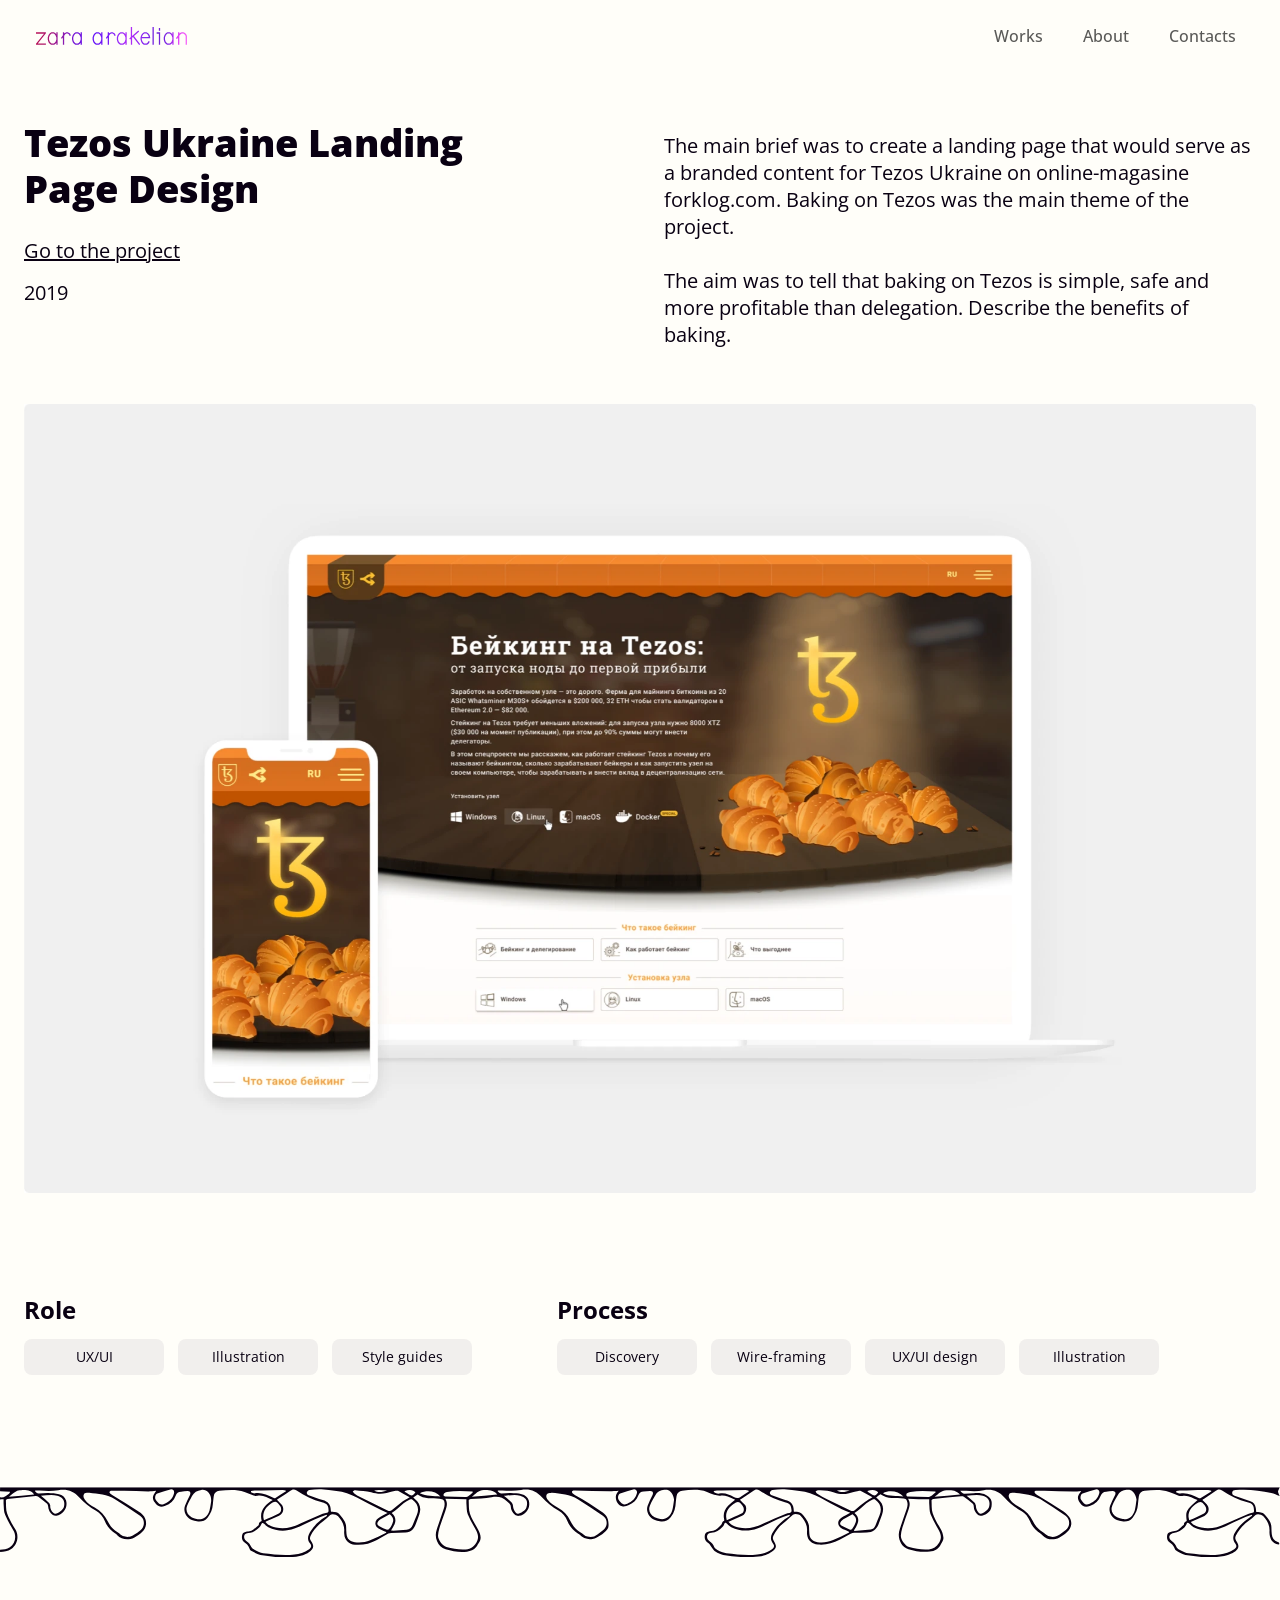
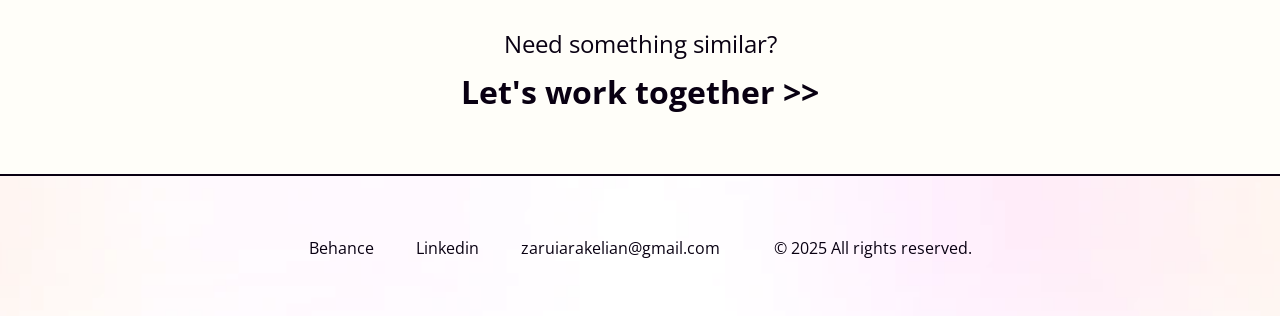
<file: Tezos.html>
<!DOCTYPE html>
<html lang="en">

<head>
    <meta charset="UTF-8">
    <meta name="viewport" content="width=device-width, initial-scale=1.0">
    <title>Zara Arakelian | Portfolio</title>
    <meta name="description"
        content="Portfolio website of Zara Arakelian, UI designer focused on convenient and satisfying user experiences.">
    <link rel="preconnect" href="https://fonts.googleapis.com">
    <link rel="preconnect" href="https://fonts.gstatic.com" crossorigin>
    <link href="https://fonts.googleapis.com/css2?family=Open+Sans:wght@400;600;700;800&display=swap" rel="stylesheet">
    <link href="https://cdn.jsdelivr.net/npm/bootstrap@5.3.3/dist/css/bootstrap.min.css" rel="stylesheet">
    <link rel="stylesheet" href="css/style.css">
    <link rel="icon" type="image/png" href="images/favicon.png">
    <meta property="og:title" content="Zara Arakelian Portfolio">
    <meta property="og:description" content="UI/UX designer portfolio with selected works and case studies.">
    <meta property="og:image" content="https://github.com/zaruiarakelian/Portf-final/blob/main/images/opengraph.png">
    <meta property="og:type" content="website">
    <meta property="og:url" content="https://zaruiarakelian.github.io/Portf-final/index.html">
</head>

<body>
    <header class="site-header">
        <div class="desktop-container">
            <div class="container-fluid">
                <!-- <nav class="desktop-nav" aria-label="Main navigation">
                        <a href="#works">Works</a>
                        <a href="about.html">About</a>
                        <a href="contact.html">Contacts</a>
                    </nav> -->
                <nav class="navbar navbar-expand-lg justify-content-between">
                    <a href="index.html" class="logo">
                        <img src="images/logo_zara_arakelian.svg" alt="Zara Arakelian logo">
                    </a>
                    <button class="navbar-toggler" type="button" data-bs-toggle="collapse" data-bs-target="#navbarNav">
                        <span class="navbar-toggler-icon"></span>
                    </button>
                    <div class="collapse navbar-collapse justify-content-end" id="navbarNav">
                        <ul class="navbar-nav">
                            <li class="nav-item">
                                <a class="nav-link" href="index.html#works">Works</a>
                            </li>
                            <li class="nav-item">
                                <a class="nav-link" href="about.html">About</a>
                            </li>
                            <li class="nav-item">
                                <a class="nav-link" href="contact.html">Contacts</a>
                            </li>
                        </ul>
                    </div>
                </nav>
            </div>
        </div>
    </header>

    <main class="work-page">
        <section class="work-hero">
            <div class="desktop-container">
                <div class="container px-0">
                    <div class="row g-4 g-xl-5 align-items-start">
                        <div class="col-12 col-lg-6">
                            <div class="work-heading-block">
                                <h1 class="work-title">Tezos Ukraine Landing Page Design</h1>
                                <a class="work-project-link" href="https://forklog.com/sp/ASIC-in-blockchain/"
                                    target="_blank" rel="noopener noreferrer">
                                    Go to the project
                                </a>
                                <p class="work-year">2019</p>
                            </div>
                        </div>

                        <div class="col-12 col-lg-6">
                            <div class="work-description-block">
                                <p>
                                    The main brief was to create a landing page that would serve as a branded content
                                    for Tezos Ukraine on online-magasine forklog.com. Baking on Tezos was the main theme
                                    of the project.
                                    <br><br>
                                    The aim was to tell that baking on Tezos is simple, safe and more profitable than
                                    delegation. Describe the benefits of baking.
                                </p>
                            </div>
                        </div>
                    </div>

                    <div class="work-cover-block">
                        <img src="images/project-tezos.webp"
                            alt="Forklog media resource redesign case study preview" class="work-cover-image">
                    </div>

                    <div class="work-meta-block row g-4 g-lg-5">
                        <div class="col-12 col-lg-5">
                            <div class="tag-group">
                                <h2 class="tag-title">Role</h2>
                                <div class="tag-list">
                                    <span class="tag-pill">UX/UI</span>
                                    <span class="tag-pill">Illustration</span>
                                    <span class="tag-pill">Style guides</span>
                                </div>
                            </div>
                        </div>

                        <div class="col-12 col-lg-7">
                            <div class="tag-group">
                                <h2 class="tag-title">Process</h2>
                                <div class="tag-list">
                                    <span class="tag-pill">Discovery</span>
                                    <span class="tag-pill">Wire-framing</span>
                                    <span class="tag-pill">UX/UI design</span>
                                    <span class="tag-pill">Illustration</span>
                                </div>
                            </div>
                        </div>
                    </div>
                </div>
            </div>
        </section>

        <section class="work-divider-line" aria-hidden="true">
            <img src="images/line-art.svg" alt="">
        </section>

        <section class="work-cta-section">
            <div class="desktop-container">
                <div class="work-cta-wrap">
                    <p class="work-cta-subtitle">Need something similar?</p>
                    <a href="contact.html" class="work-cta-link">Let's work together &gt;&gt;</a>
                </div>
            </div>
        </section>
    </main>

    <footer class="site-footer">
        <div class="footer-container">
            <div class="footer-links footer-links-work">
                <a href="https://www.behance.net/zaruiarakelian" target="_blank" rel="noopener noreferrer">Behance</a>
                <a href="https://www.linkedin.com/" target="_blank" rel="noopener noreferrer">Linkedin</a>
                <a href="mailto:zaruiarakelian@gmail.com">zaruiarakelian@gmail.com</a>
                <p class="copyright">© 2025 All rights reserved.</p>
            </div>
        </div>
    </footer>

    <script src="https://cdn.jsdelivr.net/npm/bootstrap@5.3.3/dist/js/bootstrap.bundle.min.js"></script>
</body>

</html>
</file>
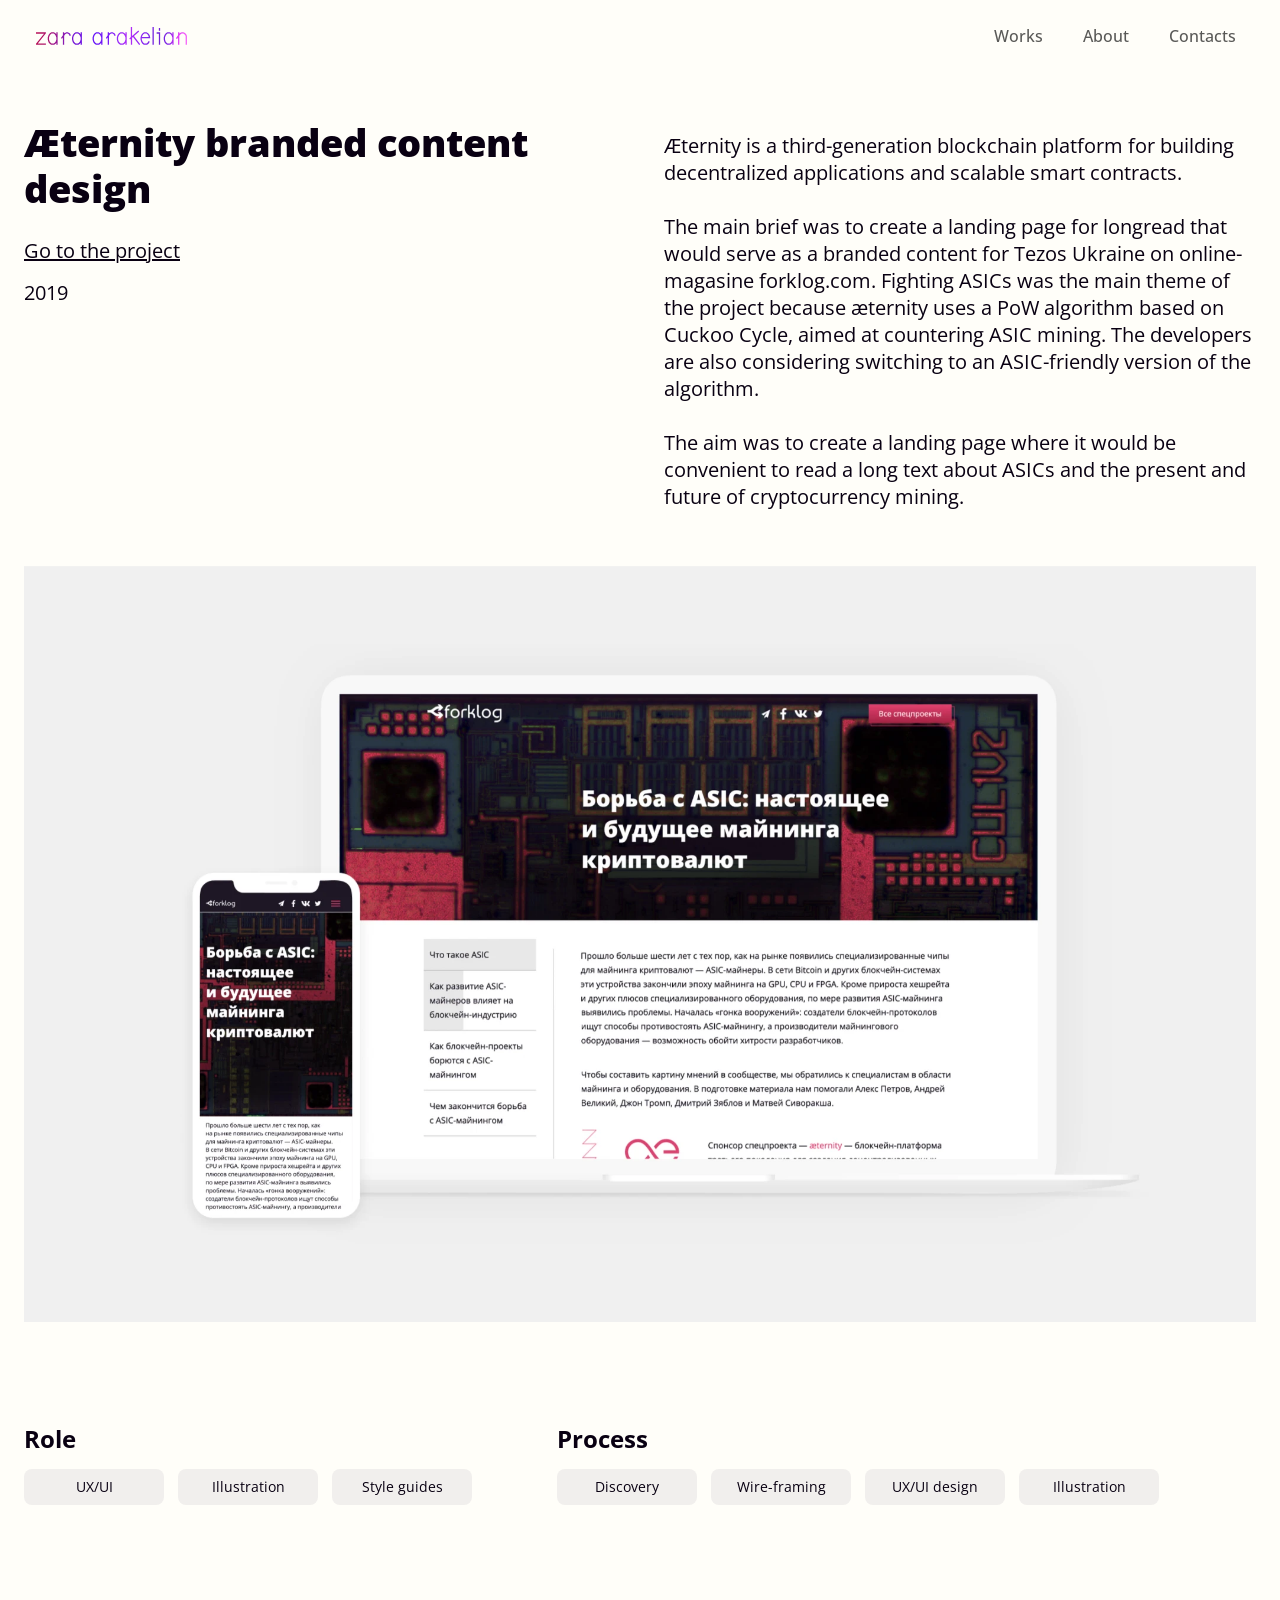
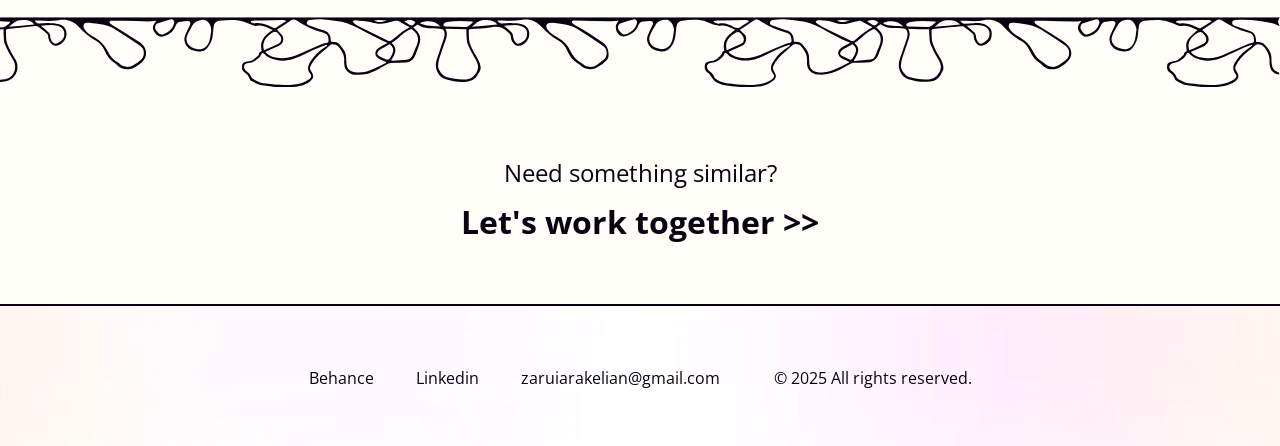
<file: Æternity.html>
<!DOCTYPE html>
<html lang="en">

<head>
    <meta charset="UTF-8">
    <meta name="viewport" content="width=device-width, initial-scale=1.0">
    <title>Zara Arakelian | Portfolio</title>
    <meta name="description"
        content="Portfolio website of Zara Arakelian, UI designer focused on convenient and satisfying user experiences.">
    <link rel="preconnect" href="https://fonts.googleapis.com">
    <link rel="preconnect" href="https://fonts.gstatic.com" crossorigin>
    <link href="https://fonts.googleapis.com/css2?family=Open+Sans:wght@400;600;700;800&display=swap" rel="stylesheet">
    <link href="https://cdn.jsdelivr.net/npm/bootstrap@5.3.3/dist/css/bootstrap.min.css" rel="stylesheet">
    <link rel="stylesheet" href="css/style.css">
    <link rel="icon" type="image/png" href="images/favicon.png">
    <meta property="og:title" content="Zara Arakelian Portfolio">
    <meta property="og:description" content="UI/UX designer portfolio with selected works and case studies.">
    <meta property="og:image" content="https://github.com/zaruiarakelian/Portf-final/blob/main/images/opengraph.png">
    <meta property="og:type" content="website">
    <meta property="og:url" content="https://zaruiarakelian.github.io/Portf-final/index.html">
</head>

<body>
    <header class="site-header">
        <div class="desktop-container">
            <div class="container-fluid">
                <!-- <nav class="desktop-nav" aria-label="Main navigation">
                        <a href="#works">Works</a>
                        <a href="about.html">About</a>
                        <a href="contact.html">Contacts</a>
                    </nav> -->
                <nav class="navbar navbar-expand-lg justify-content-between">
                    <a href="index.html" class="logo">
                        <img src="images/logo_zara_arakelian.svg" alt="Zara Arakelian logo">
                    </a>
                    <button class="navbar-toggler" type="button" data-bs-toggle="collapse" data-bs-target="#navbarNav">
                        <span class="navbar-toggler-icon"></span>
                    </button>
                    <div class="collapse navbar-collapse justify-content-end" id="navbarNav">
                        <ul class="navbar-nav">
                            <li class="nav-item">
                                <a class="nav-link" href="index.html#works">Works</a>
                            </li>
                            <li class="nav-item">
                                <a class="nav-link" href="about.html">About</a>
                            </li>
                            <li class="nav-item">
                                <a class="nav-link" href="contact.html">Contacts</a>
                            </li>
                        </ul>
                    </div>
                </nav>
            </div>
        </div>
    </header>

    <main class="work-page">
        <section class="work-hero">
            <div class="desktop-container">
                <div class="container px-0">
                    <div class="row g-4 g-xl-5 align-items-start">
                        <div class="col-12 col-lg-6">
                            <div class="work-heading-block">
                                <h1 class="work-title">Æternity branded content design</h1>
                                <a class="work-project-link" href="https://forklog.com/sp/ASIC-in-blockchain/"
                                    target="_blank" rel="noopener noreferrer">
                                    Go to the project
                                </a>
                                <p class="work-year">2019</p>
                            </div>
                        </div>

                        <div class="col-12 col-lg-6">
                            <div class="work-description-block">
                                <p>
                                    Æternity is a third-generation blockchain platform for building decentralized
                                    applications and scalable smart contracts. <br><br>

                                    The main brief was to create a landing page for longread that would serve as a
                                    branded content for Tezos Ukraine on online-magasine forklog.com.
                                    Fighting ASICs was the main theme of the project because æternity uses a PoW
                                    algorithm based on Cuckoo Cycle, aimed at countering ASIC mining. The developers are
                                    also considering switching to an ASIC-friendly version of the algorithm.<br><br>

                                    The aim was to create a landing page where it would be convenient to read a long
                                    text about ASICs and the present and future of cryptocurrency mining.
                                </p>
                            </div>
                        </div>
                    </div>

                    <div class="work-cover-block">
                        <img src="images/aeternity-case-cover.webp"
                            alt="Forklog media resource redesign case study preview" class="work-cover-image">
                    </div>

                    <div class="work-meta-block row g-4 g-lg-5">
                        <div class="col-12 col-lg-5">
                            <div class="tag-group">
                                <h2 class="tag-title">Role</h2>
                                <div class="tag-list">
                                    <span class="tag-pill">UX/UI</span>
                                    <span class="tag-pill">Illustration</span>
                                    <span class="tag-pill">Style guides</span>
                                </div>
                            </div>
                        </div>

                        <div class="col-12 col-lg-7">
                            <div class="tag-group">
                                <h2 class="tag-title">Process</h2>
                                <div class="tag-list">
                                    <span class="tag-pill">Discovery</span>
                                    <span class="tag-pill">Wire-framing</span>
                                    <span class="tag-pill">UX/UI design</span>
                                    <span class="tag-pill">Illustration</span>
                                </div>
                            </div>
                        </div>
                    </div>
                </div>
            </div>
        </section>

        <section class="work-divider-line" aria-hidden="true">
            <img src="images/line-art.svg" alt="">
        </section>

        <section class="work-cta-section">
            <div class="desktop-container">
                <div class="work-cta-wrap">
                    <p class="work-cta-subtitle">Need something similar?</p>
                    <a href="contact.html" class="work-cta-link">Let's work together &gt;&gt;</a>
                </div>
            </div>
        </section>
    </main>

    <footer class="site-footer">
        <div class="footer-container">
            <div class="footer-links footer-links-work">
                <a href="https://www.behance.net/zaruiarakelian" target="_blank" rel="noopener noreferrer">Behance</a>
                <a href="https://www.linkedin.com/" target="_blank" rel="noopener noreferrer">Linkedin</a>
                <a href="mailto:zaruiarakelian@gmail.com">zaruiarakelian@gmail.com</a>
                <p class="copyright">© 2025 All rights reserved.</p>
            </div>
        </div>
    </footer>

    <script src="https://cdn.jsdelivr.net/npm/bootstrap@5.3.3/dist/js/bootstrap.bundle.min.js"></script>
</body>

</html>
</file>
<file: css/style.css>
/* ROOT VARIABLES */
:root {
    --color-text: #090012;
    --color-accent: #560EC3;

    --color-white: #ffffff;
    --color-bg-main: #FFFEF9;
    --color-bg-light: #FCF7EE;
    --color-bg-tag: #F1EFED;

    --color-border: #F2E6DA;
    --color-focus: #8598d3;

    --color-error: #DF3737;
    --color-success: #BADA55;

    --color-overlay: rgba(9, 0, 18, 0.4);
    --color-header-mobile-bg: #090012;
    --color-header-mobile-link: #FCF7EE;
}

/* BASE */
* {
    box-sizing: border-box;
}

html {
    scroll-behavior: smooth;
}

body {
    margin: 0;
    padding: 0;
    font-family: "Open Sans", sans-serif;
    color: var(--color-text);
    font-size: 16px;
}

img {
    display: block;
    max-width: 100%;
}

a {
    text-decoration: none;
    color: inherit;
}

a:hover {
    color: var(--color-accent);
}

.logo img {
    height: 18px;
    width: auto;
}

.desktop-container {
    display: flex;
    width: 100%;
    padding-left: 24px;
    padding-right: 24px;
    margin: 0 auto;
    justify-content: center;
}

/* HEADER */
.site-header {
    position: fixed;
    top: 0;
    left: 0;
    width: 100%;
    z-index: 10;
    padding-top: 8px;
    height: auto;
    min-height: 70px;
}

.header-row {
    display: flex;
    align-items: center;
    justify-content: space-between;
}

.navbar-nav {
    gap: 24px;
}

.nav-item a {
    font-size: 16px;
    font-weight: 500;
}

.nav-item a:hover {
    color: var(--color-accent);
}

.navbar-toggler {
    border: none;
    box-shadow: none;
}

.navbar-toggler:focus {
    box-shadow: none;
}

/* HERO */
.hero-section {
    background-image: url("../images/background.webp");
    background-size: cover;
    background-position: center;
    background-repeat: no-repeat;
    min-height: 95vh;
    position: center;
    padding-top: 15%;
}

.hero-text-wrap {
    width: 70%;
    max-width: 1440px;
    margin: 0 auto;
    padding: 0 20px;
    box-sizing: border-box;
}

.hero-text-wrap h1 {
    margin: 0;
    font-size: 30px;
    line-height: 140%;
    font-weight: 700;
    letter-spacing: 0;
}

.scroll-note {
    margin-top: 64px;
    font-size: 16px;
    line-height: 1.1;
    font-weight: 400;
}

.hero-line {
    position: absolute;
    left: 0;
    right: 0;
    bottom: 5vh;
    width: 100%;
}

.hero-line img {
    width: 100%;
    height: auto;
}

.hero-title,
.scroll-note {
    opacity: 0;
    transform: translateY(30px);
}

.animate-up {
    animation: fadeUp 1s ease forwards;
}

.animate-delay-1 {
    animation-delay: 0.5s;
}

@keyframes fadeUp {
    from {
        opacity: 0;
        transform: translateY(30px);
    }

    to {
        opacity: 1;
        transform: translateY(0);
    }
}

/* PROJECTS */
.projects-section {
    padding: 36px 0 0;
}

.projects-grid {
    display: flex;
    width: 100%;
    flex-wrap: wrap;
    background-color: var(--color-white);
}

.container {
    max-width: 1440px;
}

.project-card {
    overflow: hidden;
    position: relative;
    text-align: center;
    transition: border-radius 0.3s ease, transform 0.3s ease;
}

.project-card:hover {
    border-radius: 400px;
}

.project-link {
    position: relative;
    display: block;
    aspect-ratio: 657 / 370;
}

.project-link img {
    width: 100%;
    height: 100%;
    object-fit: cover;
    transition: transform 0.3s ease;
}

.project-card:hover img {
    transform: scale(1.1);
}

.project-link::after {
    content: "";
    position: absolute;
    inset: 0;
    background: var(--color-overlay);
}

.project-link h2 {
    position: absolute;
    left: 16px;
    right: 16px;
    bottom: 60px;
    text-align: center;
    color: var(--color-white);
    font-size: 24px;
    line-height: 1;
    font-weight: 700;
    z-index: 2;
}

/* CTA */
.cta-section {
    padding: 0 0 80px;
}

.cta-wrap {
    text-align: center;
}

.cta-link {
    display: inline-block;
    font-size: 30px;
    line-height: 1;
    font-weight: 700;
}

/* FOOTER */
.site-footer {
    padding: 10px 36px 60px;
    border-top: 2px solid var(--color-text);
    background-image: url("../images/footer-background.webp");
    background-size: cover;
    background-position: center;
    background-repeat: no-repeat;
    justify-content: center;
}

.footer-links {
    display: flex;
    gap: 72px;
    margin-top: 54px;
    justify-content: center;
}

.footer-links a {
    font-size: 16px;
    line-height: 1;
    font-weight: 400;
}

.copyright {
    margin: 0;
    font-size: 16px;
    line-height: 1;
    font-weight: 400;
}

/* CONTACT PAGE */
.contact-page {
    padding-top: 140px;
    min-height: 100vh;
    background:
        linear-gradient(rgba(255, 255, 255, 0.72), rgba(255, 255, 255, 0.72)),
        url("../images/contact-bg-desktop.jpg") center top / cover no-repeat;
}

.contact-section {
    padding: 40px 0 80px;
}

.contact-layout {
    width: 100%;
    max-width: 829px;
}

.contact-title {
    margin: 0;
    font-size: 40px;
    line-height: 0.95;
    font-weight: 700;
    color: var(--color-text);
}

.contact-info {
    display: flex;
    flex-direction: column;
    gap: 24px;
}

.contact-item {
    display: flex;
    align-items: center;
    gap: 16px;
}

.contact-icon {
    width: 34px;
    height: 34px;
}

.contact-item p,
.contact-item a {
    margin: 0;
    font-size: 17px;
    color: var(--color-text);
}

.contact-item a:hover {
    color: var(--color-accent);
}

.contact-meta p {
    margin-bottom: 24px;
    font-size: 22px;
    line-height: 1.4;
    color: var(--color-text);
}

.contact-meta a {
    color: var(--color-text);
}

.contact-form {
    max-width: 100%;
}

.form-label {
    margin-bottom: 12px;
    font-size: 14px;
    font-weight: 400;
    color: var(--color-text);
}

.form-bottom {
    text-align: right;
}

.custom-input {
    min-height: 48px;
    padding: 14px 18px;
    border: 1px solid var(--color-border);
    border-radius: 8px;
    background-color: var(--color-bg-light);
    color: var(--color-text);
    font-size: 14px;
    box-shadow: none;
}

.was-validated .custom-input:invalid {
    border-color: var(--color-error);
}

.was-validated .custom-input:valid {
    border-color: var(--color-success);
}

.custom-textarea {
    min-height: 190px;
    resize: vertical;
}

.custom-input:focus {
    background-color: var(--color-bg-light);
    color: var(--color-text);
    box-shadow: none;
    border: 1px solid var(--color-focus);
}

.invalid-feedback {
    display: none;
    font-size: 15px;
    color: var(--color-error);
}

.was-validated .custom-input:invalid~.invalid-feedback {
    display: block;
}

.form-note {
    margin-bottom: 20px;
    font-size: 14px;
    font-weight: 400;
    color: var(--color-text);
    text-align: left;
}

.submit-btn {
    min-width: 180px;
    padding: 8px 72px;
    border: 2px solid var(--color-text);
    border-radius: 999px;
    background-color: transparent;
    color: var(--color-text);
    font-size: 20px;
    font-weight: 700;
    transition: 0.25s ease;
}

.submit-btn:hover,
.submit-btn:focus-visible {
    background-color: var(--color-text);
    color: var(--color-bg-main);
    border-color: var(--color-text);
}

.active-link {
    position: relative;
}

.active-link::after {
    content: "";
    position: absolute;
    left: 0;
    bottom: -6px;
    width: 100%;
    height: 2px;
    background: var(--color-text);
}

/* ABOUT PAGE */
.about-page .custom-container {
    max-width: 657px;
    margin-top: 114px;
    margin-bottom: 114px;
}

.about-page h1 {
    font-size: 40px;
    font-weight: 700;
    margin-bottom: 24px;
}

.about-page h2 {
    font-size: 16px;
    font-weight: 700;
    text-transform: uppercase;
    text-align: right;
}

.about-page+hr {
    width: 70%;
    margin: 0 auto 0 auto;
    height: 0;
    border: 1px solid var(--color-text);
    background-color: var(--color-text);
}

.about-page .row {
    margin-bottom: 24px;
}

.about-page .row p,
.about-page .row li {
    line-height: 1.6;
}

/* WORK PAGE */
.work-page {
    background: var(--color-bg-main);
    color: var(--color-text);
}

.work-hero {
    padding-top: 120px;
    padding-bottom: 112px;
}

.work-heading-block {
    max-width: 520px;
}

.work-title {
    margin: 0 0 28px;
    font-size: 38px;
    font-weight: 800;
    color: var(--color-text);
}

.work-project-link {
    display: inline-block;
    margin-bottom: 18px;
    font-size: 20px;
    line-height: 1.2;
    text-decoration: underline;
    color: var(--color-text);
}

.work-year {
    margin: 0;
    font-size: 20px;
    line-height: 1.2;
    color: var(--color-text);
}

.work-description-block {
    max-width: 620px;
    padding-top: 12px;
}

.work-description-block p {
    margin: 0;
    font-size: 20px;
    line-height: 1.35;
    color: var(--color-text);
}

.work-cover-block {
    margin-top: 56px;
}

.work-cover-image {
    width: 100%;
    display: block;
    object-fit: cover;
}

.work-meta-block {
    margin-top: 56px;
    justify-content: center;
}

.tag-group {
    max-width: 100%;
}

.tag-title {
    margin: 0 0 16px;
    font-size: 24px;
    line-height: 1.1;
    font-weight: 700;
    color: var(--color-text);
}

.tag-list {
    display: flex;
    flex-wrap: wrap;
    gap: 14px;
}

.tag-pill {
    display: inline-flex;
    align-items: center;
    justify-content: center;
    min-width: 140px;
    min-height: 36px;
    padding: 8px 18px;
    border-radius: 8px;
    background: var(--color-bg-tag);
    font-size: 14px;
    line-height: 1;
    color: var(--color-text);
}

.work-divider-line {
    width: 100%;
    overflow: hidden;
    line-height: 0;
}

.work-divider-line img {
    width: 100%;
    display: block;
    transform: scaleY(-1);
}

.work-cta-section {
    padding: 72px 0 64px;
    background: var(--color-bg-main);
}

.work-cta-wrap {
    text-align: center;
}

.work-cta-subtitle {
    margin: 0 0 18px;
    font-size: 24px;
    line-height: 1.2;
    font-weight: 400;
    color: var(--color-text);
}

.work-cta-link {
    display: inline-block;
    font-size: 32px;
    line-height: 1;
    font-weight: 700;
    color: var(--color-text);
    transition: transform 0.25s ease;
}

.work-cta-link:hover,
.work-cta-link:focus-visible {
    transform: translateX(6px);
}

.site-footer-work {
    border-top: 3px solid var(--color-text);
    background:
        linear-gradient(rgba(255, 255, 255, 0.55), rgba(255, 255, 255, 0.55)),
        url("../images/footer-bg-desktop.jpg") center / cover no-repeat;
}

.footer-links-work {
    gap: 42px;
    justify-content: center;
    flex-wrap: wrap;
}

.footer-links-work .copyright {
    margin-left: 12px;
}

/* RESPONSIVE */
@media (max-width: 1199.98px) {
    .work-title {
        font-size: 58px;
    }

    .work-description-block p {
        font-size: 18px;
    }
}

@media (max-width: 991.98px) {
    .desktop-container {
        display: flex;
        width: 100%;
        padding-left: 12px;
        padding-right: 12px;
        margin: 0 auto;
        justify-content: center;
    }

    .navbar {
        align-items: flex-start;
    }

    .navbar-collapse {
        width: 100%;
        margin-top: 12px;
        background-color: var(--color-header-mobile-bg);
        border-radius: 16px;
        padding: 16px 20px;
    }

    .nav-item a {
        color: var(--color-header-mobile-link);
    }

    .navbar-nav {
        gap: 24px;
    }

    .contact-page {
        padding-top: 110px;
        background:
            linear-gradient(rgba(255, 255, 255, 0.72), rgba(255, 255, 255, 0.72)),
            url("../images/contact-bg-mobile.jpg") center top / cover no-repeat;
    }

    .contact-title {
        font-size: 52px;
    }

    .contact-meta p {
        font-size: 18px;
    }

    .form-label {
        font-size: 18px;
    }

    .project-link h2 {
        font-size: 16px;
        bottom: 20px;
    }

    .work-hero {
        padding-top: 104px;
        padding-bottom: 56px;
    }

    .work-title {
        font-size: 48px;
        max-width: 9ch;
    }

    .work-project-link,
    .work-year,
    .work-description-block p {
        font-size: 18px;
    }

    .work-cover-block {
        margin-top: 36px;
    }

    .work-meta-block {
        margin-top: 40px;
    }

    .tag-title {
        font-size: 20px;
    }

    .tag-pill {
        min-width: 120px;
    }

    .work-cta-section {
        padding: 56px 0 52px;
    }

    .work-cta-subtitle {
        font-size: 20px;
    }

    .work-cta-link {
        font-size: 26px;
    }

    .site-footer-work {
        background:
            linear-gradient(rgba(255, 255, 255, 0.55), rgba(255, 255, 255, 0.55)),
            url("../images/footer-bg-mobile.jpg") center / cover no-repeat;
    }
}

@media (max-width: 575.98px) {
    .hero-text-wrap {
        width: 100%;
        margin: 0 0;
        padding: 60px 20px;
        box-sizing: border-box;
    }

    .hero-text-wrap h1 {
        margin: 0;
        font-size: 29px;
        line-height: 140%;
        font-weight: 700;
        letter-spacing: 0;
    }

    .hero-line img {
        background-image: url("images/line-art-mobile.svg");
    }

    .footer-links {
        display: flex;
        flex-wrap: wrap;
        gap: 20px;
    }

    .footer-links-work a:nth-child(1),
    .footer-links-work a:nth-child(2) {
        width: auto;
    }

    .footer-links-work a:nth-child(3) {
        width: 100%;
    }

    .footer-links-work .copyright {
        width: 100%;
    }

    .contact-title {
        font-size: 42px;
    }

    .custom-input {
        font-size: 16px;
        min-height: 54px;
    }

    .project-link h2 {
        font-size: 16px;
    }

    .submit-btn {
        width: 100%;
        font-size: 18px;
    }

    .work-hero {
        padding-top: 92px;
        padding-bottom: 48px;
    }

    .work-title {
        margin-bottom: 22px;
        font-size: 36px;
        line-height: 1.05;
        max-width: 8ch;
    }

    .work-project-link {
        margin-bottom: 20px;
        font-size: 16px;
    }

    .work-year {
        font-size: 16px;
    }

    .work-description-block {
        padding-top: 0;
    }

    .work-description-block p {
        font-size: 16px;
        line-height: 1.4;
    }

    .work-cover-block {
        margin-top: 28px;
    }

    .work-meta-block {
        margin-top: 36px;
    }

    .tag-title {
        margin-bottom: 14px;
        font-size: 18px;
    }

    .tag-list {
        gap: 10px 16px;
    }

    .tag-pill {
        min-width: 104px;
        min-height: 32px;
        padding: 8px 14px;
        font-size: 12px;
    }

    .work-cta-section {
        padding: 48px 0 44px;
    }

    .work-cta-subtitle {
        margin-bottom: 14px;
        font-size: 18px;
    }

    .work-cta-link {
        font-size: 24px;
    }

    .footer-links-work {
        justify-content: flex-start;
        gap: 18px 28px;
    }

    .footer-links-work .copyright {
        margin-left: 0;
        width: 100%;
    }

    .hero-line {
        height: 58px;
    }

    .hero-line img {
        width: 100%;
        height: 100%;
        object-fit: cover;
    }
}
</file>
